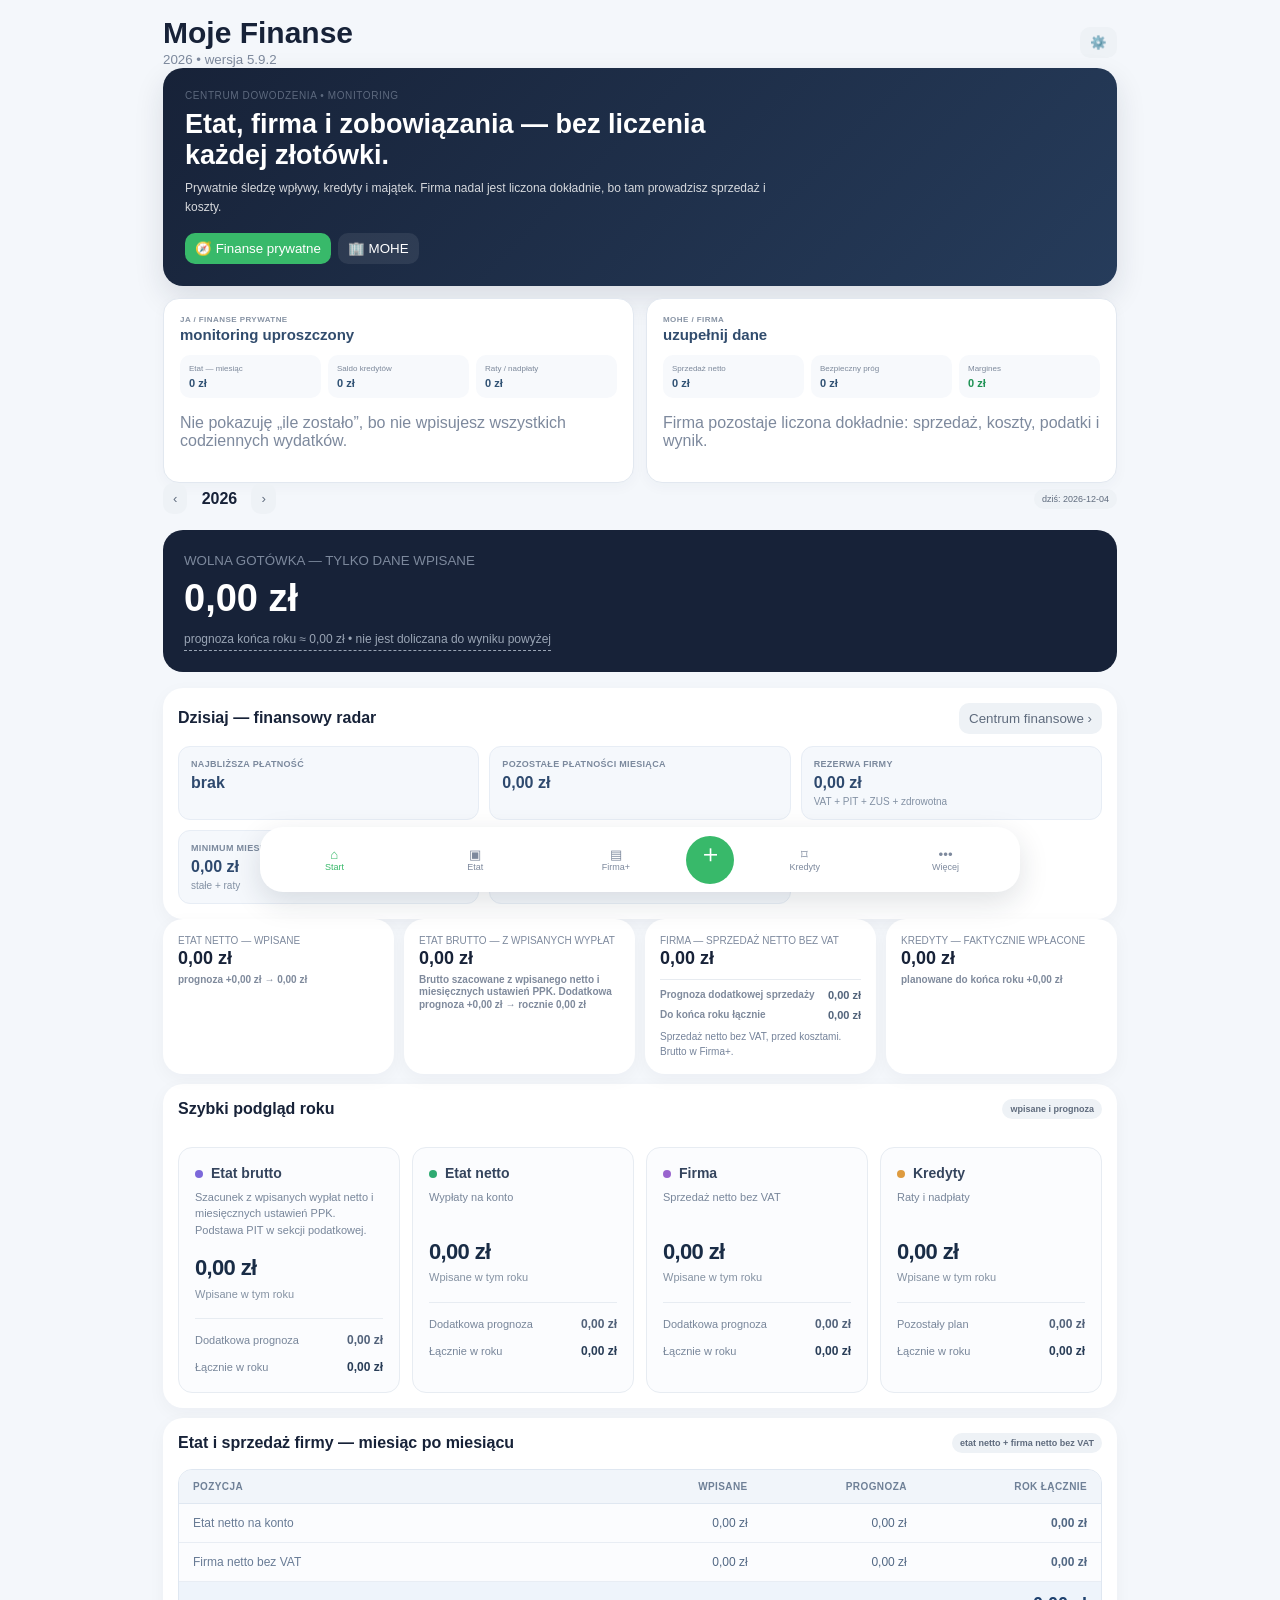
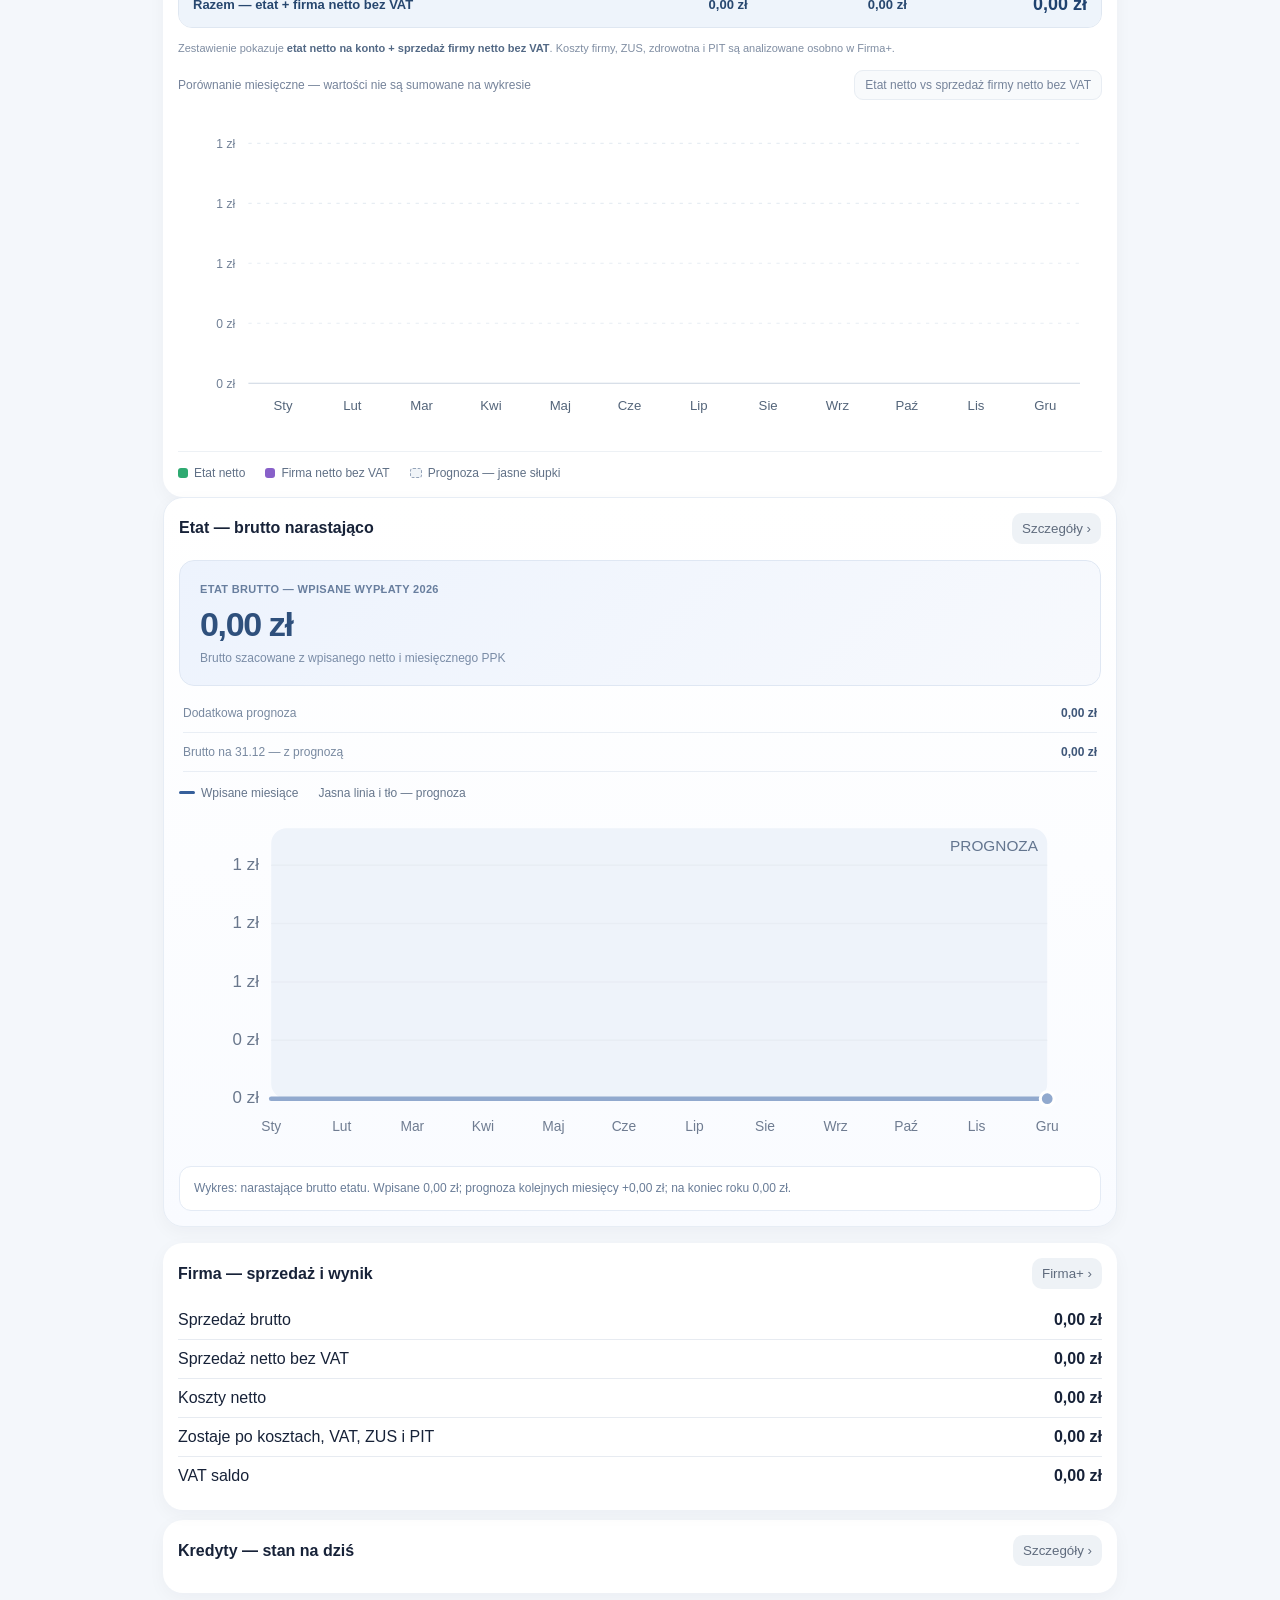
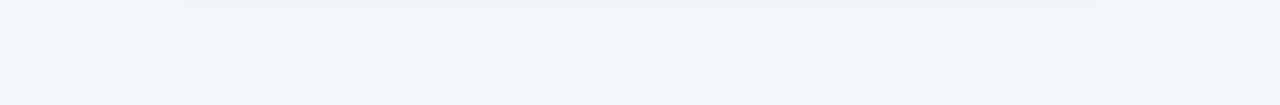
<file: index.html>
<!doctype html><html lang="pl"><head><meta charset="utf-8"><meta http-equiv="Cache-Control" content="no-cache, no-store, must-revalidate"><meta http-equiv="Pragma" content="no-cache"><meta http-equiv="Expires" content="0"><meta name="viewport" content="width=device-width,initial-scale=1,viewport-fit=cover"><meta name="theme-color" content="#172238"><meta name="apple-mobile-web-app-capable" content="yes"><link rel="manifest" href="manifest.json?v=5920"><title>Moje Finanse 5.9.2</title><link rel="stylesheet" href="v14.css?v=5920"><link rel="stylesheet" href="v15.css?v=5920"><link rel="stylesheet" href="v16.css?v=5920"><link rel="stylesheet" href="v17.css?v=5920"><link rel="stylesheet" href="v18.css?v=5920"><link rel="stylesheet" href="v19.css?v=5920"><link rel="stylesheet" href="v20.css?v=5920"><link rel="stylesheet" href="v21.css?v=5920"><link rel="stylesheet" href="v23.css?v=5920"><link rel="stylesheet" href="v24.css?v=5920"><link rel="stylesheet" href="v26.css?v=5920"><link rel="stylesheet" href="v27.css?v=5920"><link rel="stylesheet" href="v25.css?v=5920"><link rel="stylesheet" href="v57mission.css?v=5920"></head><body><main class="app"><header class="top"><div><h1>Moje Finanse</h1><small><span id="headerYear"></span> • wersja 5.9.2</small></div><button class="btn" onclick="show('settings')">⚙️</button></header>
<section id="home" class="view active"><div class="sectionHead"><div class="yearNav"><button class="btn" onclick="changeYear(-1)">‹</button><b id="yearNavHome"></b><button class="btn" onclick="changeYear(1)">›</button></div><span class="dateBadge" id="todayBadge"></span></div><div class="hero"><small>PROGNOZA NADWYŻKI DO KOŃCA WYBRANEGO ROKU</small><h2 id="freeYear">0 zł</h2><span class="green" id="avgNet">średnia etat 0 zł</span></div><div class="grid"><div class="tile"><small>ETAT NETTO — PROGNOZA</small><b id="netTile">0 zł</b></div><div class="tile"><small>ETAT BRUTTO — Z WPISANYCH WYPŁAT</small><b id="grossTile">0 zł</b></div><div class="tile"><small>FIRMA — SPRZEDAŻ NETTO BEZ VAT</small><b id="companyTile">0 zł</b></div><div class="tile"><small>RATY + NADPŁATY</small><b id="loanTile">0 zł</b></div></div><div class="card"><div class="title">Szybki podgląd roku <span class="pill">wpisane i prognoza</span></div><div id="homeBars" class="kpiBars"></div></div><div class="card"><div class="title">Etat i sprzedaż firmy — miesiąc po miesiącu <span class="pill">etat netto + firma netto bez VAT</span></div><div id="earningsChart" class="earnChart"></div><div class="legend"><span><i class="dot greenDot"></i> etat netto</span><span><i class="dot purpleDot"></i> sprzedaż firmy netto bez VAT</span></div><div class="row" hidden><span>Etat netto + firma netto bez VAT</span><b id="allIncomeTotal">0 zł</b></div></div><div class="two homeOverview44"><div class="card chart taxHomeCard44"><div class="title">Etat — brutto narastająco <button class="btn" onclick="show('salary')">Szczegóły ›</button></div><svg id="homeTaxSvg" viewBox="0 0 600 220" preserveAspectRatio="none"></svg><p id="pitStatus" class="muted"></p></div><div class="card"><div class="title">Firma <button class="btn" onclick="show('businessplus')">Firma+ ›</button></div><div class="row"><span>Sprzedaż brutto</span><b id="companyRevenueHome">0 zł</b></div><div class="row"><span>Sprzedaż netto bez VAT</span><b id="companyNetHome">0 zł</b></div><div class="row"><span>Koszty netto</span><b id="companyCostsHome">0 zł</b></div><div class="row"><span>Zostaje po kosztach, VAT, ZUS i PIT</span><b id="companyProfitHome">0 zł</b></div><div class="row"><span>VAT saldo</span><b id="companyVatHome">0 zł</b></div></div></div><div class="card"><div class="title">Kredyty — stan na dziś <button class="btn" onclick="show('loans')">Szczegóły ›</button></div><div id="loanHome"></div></div></section>
<section id="salary" class="view"><div class="sectionHead"><div class="yearNav"><button class="btn" onclick="changeYear(-1)">‹</button><b id="yearNavSalary"></b><button class="btn" onclick="changeYear(1)">›</button></div></div><div class="title">Etat — wypłaty miesięczne <button class="btn" onclick="lockAll()">🔒 Zablokuj</button></div><div class="card"><p class="muted">Karta miesiąca oznacza miesiąc faktycznej wypłaty na konto. Dodatkowo wskazujesz miesiąc pracy, którego ta wypłata dotyczy — domyślnie miesiąc wcześniejszy. Cashflow i PIT liczą datę wypłaty, a analiza zarobków z Etatu korzysta z miesiąca pracy.</p><div id="months" class="months"></div></div></section>
<section id="company" class="view"><div class="sectionHead"><div class="yearNav"><button class="btn" onclick="changeYear(-1)">‹</button><b id="yearNavCompany"></b><button class="btn" onclick="changeYear(1)">›</button></div></div><div class="title">Firma — podgląd miesięcy <button class="btn primary" onclick="show('businessplus')">Otwórz Firma+ ›</button></div><div class="card"><p class="muted">To podgląd. Sprzedaż i koszty edytujesz w Firma+, gdzie wpisujesz kwotę brutto i stawkę VAT, a netto oraz VAT liczą się automatycznie.</p><div id="companyMonths" class="months"></div></div></section>
<section id="businessplus" class="view"><div class="title">Firma+ <button class="btn primary" onclick="show('accounting')">Dla księgowej ›</button><span class="pill">brutto → netto + VAT</span></div><p class="muted">Główne miejsce do wpisywania firmy. Dodajesz sprzedaż i koszty jako kwotę brutto + stawkę VAT; aplikacja wylicza netto, VAT, dochód do PIT i realny cash-flow.</p><div id="businessPlusBody"></div></section>
<section id="accounting" class="view"><div class="title">Dla księgowej <button class="btn" onclick="show('businessplus')">Firma+ ›</button></div><p class="muted">Dodawaj sprzedaż i faktury w ciągu miesiąca. Na koniec pobierz wspólne zestawienie. Dane i kwoty są wspólne z Firma+.</p><div id="accountingBody50"></div></section>
<section id="control" class="view"><div class="title">Finanse prywatne <span class="pill">monitoring • bez budżetu domowego</span></div><p class="muted">Etat, kredyty, większe zobowiązania, cele i majątek. Nie musisz wpisywać codziennych zakupów i aplikacja nie liczy sztucznego „ile zostało”.</p><div id="controlBody51"></div></section><section id="monthly" class="view"><div class="title">Pulpit miesiąca</div><p class="muted">Miesięczny podgląd wpływu z Etatu, kredytów i zapisanych zobowiązań — bez pełnego budżetu domowego.</p><div id="monthlyBody"></div></section>
<section id="budget" class="view"><div class="title">Stałe zobowiązania <span class="pill">opcjonalne</span></div><p class="muted">Wpisuj tylko większe lub stałe pozycje, które chcesz monitorować. Codziennych zakupów nie musisz prowadzić.</p><div id="budgetBody"></div></section>
<section id="wealth" class="view"><div class="title">Majątek i wartość netto</div><p class="muted">Aktywa + PPK − aktualne saldo kredytów.</p><div id="wealthBody"></div></section>
<section id="goals" class="view"><div class="title">Cele finansowe</div><p class="muted">Śledź postęp i szacowany czas dojścia do celu.</p><div id="goalsBody"></div></section>
<section id="calendar" class="view"><div class="title">Kalendarz finansowy</div><p class="muted">Raty, wydatki stałe, wydatki jednorazowe i własne terminy w jednym miesięcznym widoku.</p><div id="calendarBody"></div></section>
<section id="emergency" class="view" hidden><div id="emergencyBody"></div></section>
<section id="scenario" class="view"><div class="title">Scenariusze „Co jeśli?”</div><p class="muted">Starszy widok scenariuszy. Pełne porównanie decyzji znajduje się teraz w Laboratorium.</p><div class="card"><button class="btn primary" onclick="show('lab')">Otwórz Laboratorium decyzji ›</button></div><div id="scenarioBody"></div></section><section id="lab" class="view"><div class="title">Laboratorium decyzji <span class="pill">porównanie scenariuszy • dług • inwestycje</span></div><p class="muted">Porównuj warianty bez zmieniania prawdziwych danych: etat, firma, kredyty i inwestycje. Prywatne wydatki są opcjonalne.</p><div id="labBody55"></div></section><section id="investments" class="view"><div class="title">Inwestycje i dywidendy <span class="pill">portfel • cel • 5/10/20 lat</span></div><p class="muted">Centrum portfela inwestycyjnego i symulacji dochodu dywidendowego.</p><div id="investmentsBody55"></div></section><section id="review" class="view"><div class="title">Review finansowy <span class="pill">kwartał • rok • porównanie</span></div><p class="muted">Przegląd Etatu, wyniku MOHE, kredytów i postępu w ujęciu kwartalnym i rocznym.</p><div id="reviewBody55"></div></section><section id="autopilot" class="view"><div class="title">Autopilot finansowy <span class="pill">alokacja • stress test • dług • timeline • podatki</span></div><p class="muted">Warstwa decyzji oparta na kredytach, celach i inwestycjach — bez automatycznego dzielenia prywatnej pensji.</p><div id="autopilotBody56"></div></section><section id="capacity" class="view"><div class="title">MOHE Capacity Planner <span class="pill">drukarki • godziny • zysk</span></div><p class="muted">Plan wykorzystania wolnych godzin druku według zysku na godzinę i limitu popytu.</p><div id="capacityBody56"></div></section><section id="watch" class="view"><div class="title">Watchlista decyzji <span class="pill">warunki • progi • akcje</span></div><p class="muted">Zapisuj warunki, przy których chcesz podjąć konkretną decyzję finansową.</p><div id="watchBody56"></div></section>
<section id="debt" class="view"><div class="title">Analiza zadłużenia</div><p class="muted">Kredyty oraz zobowiązania bez odsetek i bez terminu. Udział rat w dochodzie, średnie oprocentowanie oraz kolejność spłaty metodą snowball i avalanche.</p><div id="debtBody"></div></section>
<section id="actions" class="view"><div class="title">Plan działania <span class="pill">priorytety • wykonanie • raport</span></div><p class="muted">Lista najważniejszych kroków oparta wyłącznie na danych, które faktycznie prowadzisz: kredyty, terminy, cele i firma.</p><div id="actionBody"></div></section>
<section id="tax" class="view"><div class="card chart"><div class="title">Podstawa do progu PIT — etat + firma</div><svg id="taxSvg" viewBox="0 0 600 220" preserveAspectRatio="none"></svg><div class="legend"><span>— rzeczywiste</span><span>--- prognoza</span><span class="red">--- próg</span></div><p id="cross" class="muted"></p></div><div class="card"><div class="title">Brutto vs netto — etat</div><div id="grossNetBars" class="kpiBars twoBars"></div></div></section>
<section id="loans" class="view"><div class="title">Kredyty <button class="btn primary" onclick="loanModal()">＋ Dodaj</button></div><p class="muted">Lekki widok ładuje tylko podsumowania. Szczegóły kredytu, wykres i harmonogram są liczone dopiero po rozwinięciu konkretnej pozycji.</p><div id="loanList"></div></section>
<section id="settings" class="view"><div class="card"><div class="title">Moduły finansowe</div><div class="moduleLinks"><button class="btn primary" onclick="show('control')">🧭 Centrum dowodzenia</button><button class="btn" onclick="show('monthly')">📅 Pulpit miesiąca</button><button class="btn" onclick="show('actions')">✅ Plan działania</button><button class="btn" onclick="show('calendar')">🗓️ Kalendarz</button><button class="btn" onclick="show('budget')">🧾 Stałe zobowiązania</button><button class="btn" onclick="show('lab')">🧪 Laboratorium</button><button class="btn" onclick="show('investments')">📊 Inwestycje</button><button class="btn" onclick="show('review')">📋 Review</button><button class="btn primary" onclick="show('autopilot')">🤖 Autopilot</button><button class="btn" onclick="show('capacity')">🏭 MOHE Capacity</button><button class="btn" onclick="show('watch')">👁 Watchlista</button><button class="btn" onclick="show('debt')">📉 Zadłużenie</button><button class="btn" onclick="show('wealth')">💼 Majątek</button><button class="btn" onclick="show('goals')">🎯 Cele</button><button class="btn" onclick="show('businessplus')">🏢 Firma+</button><button class="btn" onclick="show('accounting')">🧾 Dla księgowej</button><button class="btn" onclick="show('tax')">📈 Podatki</button></div></div><div class="card"><div class="title">Etat / podatki</div><div class="form"><label>Próg PIT<input id="threshold" type="number"></label><label>Kwota zmniejszająca<input id="reduction" type="number"></label><label>KUP / miesiąc<input id="kup" type="number"></label><label style="display:none">PPK pracownik %<input id="ppkEmp" type="number" step=".1"></label><label style="display:none">PPK pracodawca %<input id="ppkEr" type="number" step=".1"></label></div><button class="btn primary" onclick="saveSettings()">Zapisz</button></div><div class="card"><div class="title">Dane</div><button class="btn" onclick="exportData()">⬇ Eksport</button> <button class="btn" onclick="document.getElementById('importFile').click()">⬆ Import</button><input id="importFile" type="file" accept="application/json" hidden onchange="importData(event)"></div></section></main>
<nav class="nav"><button data-v="home" class="active" onclick="show('home')">⌂<span>Start</span></button><button data-v="salary" onclick="show('salary')">▣<span>Etat</span></button><button data-v="businessplus" onclick="show('businessplus')">▤<span>Firma+</span></button><button class="plus" onclick="show('control')" aria-label="Centrum dowodzenia">＋</button><button data-v="loans" onclick="show('loans')">⌑<span>Kredyty</span></button><button data-v="settings" onclick="show('settings')">•••<span>Więcej</span></button></nav><div id="modal" class="modal"><div id="sheet" class="sheet"></div></div><script src="v14a.js?v=5920"></script><script src="v14b1.js?v=5920"></script><script src="v14b2.js?v=5920"></script><script src="v15loan.js?v=5920"></script><script src="v16chart.js?v=5920"></script><script src="v17loan.js?v=5920"></script><script src="v18chart.js?v=5920"></script><script src="v19loan.js?v=5920"></script><script src="v62loanengine.js?v=5920"></script><script src="v61loanslazy.js?v=5920"></script><script src="v23salary.js?v=5920"></script><script src="v24raise.js?v=5920"></script><script src="v26forecast.js?v=5920"></script><script src="v27ppk.js?v=5920"></script><script src="v41tax.js?v=5920"></script><script src="v37payroll.js?v=5920"></script><script src="v60salaryperiod.js?v=5920"></script><script src="v41suite.js?v=5920"></script><script src="v33uxfix.js?v=5920"></script><script src="v42insights.js?v=5920"></script><script src="v44business.js?v=5920"></script><script src="v44tax.js?v=5920"></script><script src="v47ux.js?v=5920"></script><script src="v50accounting.js?v=5920"></script><script src="v51control.js?v=5920"></script><script src="v52planner.js?v=5920"></script><script src="v53command.js?v=5920"></script><script src="v54ops.js?v=5920"></script><script src="v55lab.js?v=5920"></script><script src="v56autopilot.js?v=5920"></script><script src="v57mission.js?v=5920"></script><script src="v63privatemonitor.js?v=5920"></script><script src="v59kernel.js?v=5920"></script><script src="v43boot.js?v=5920"></script></body></html>
</file>
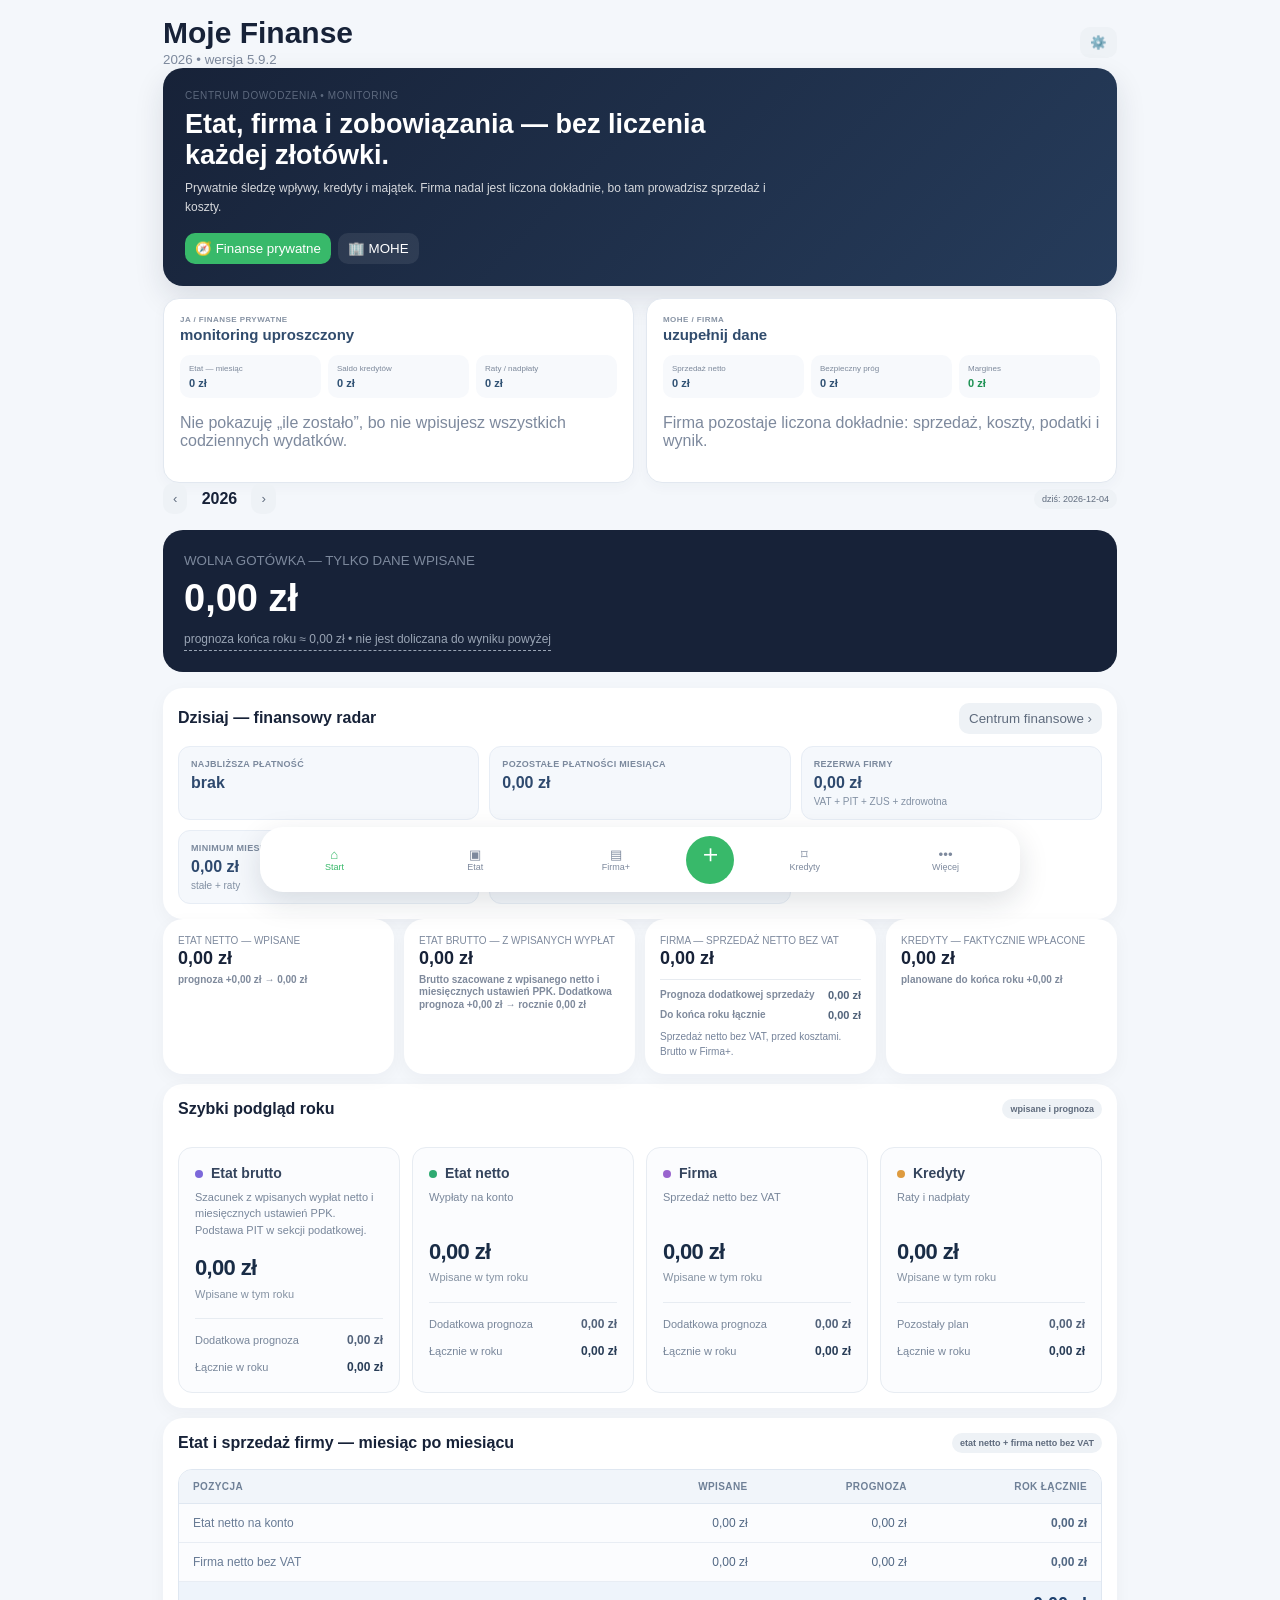
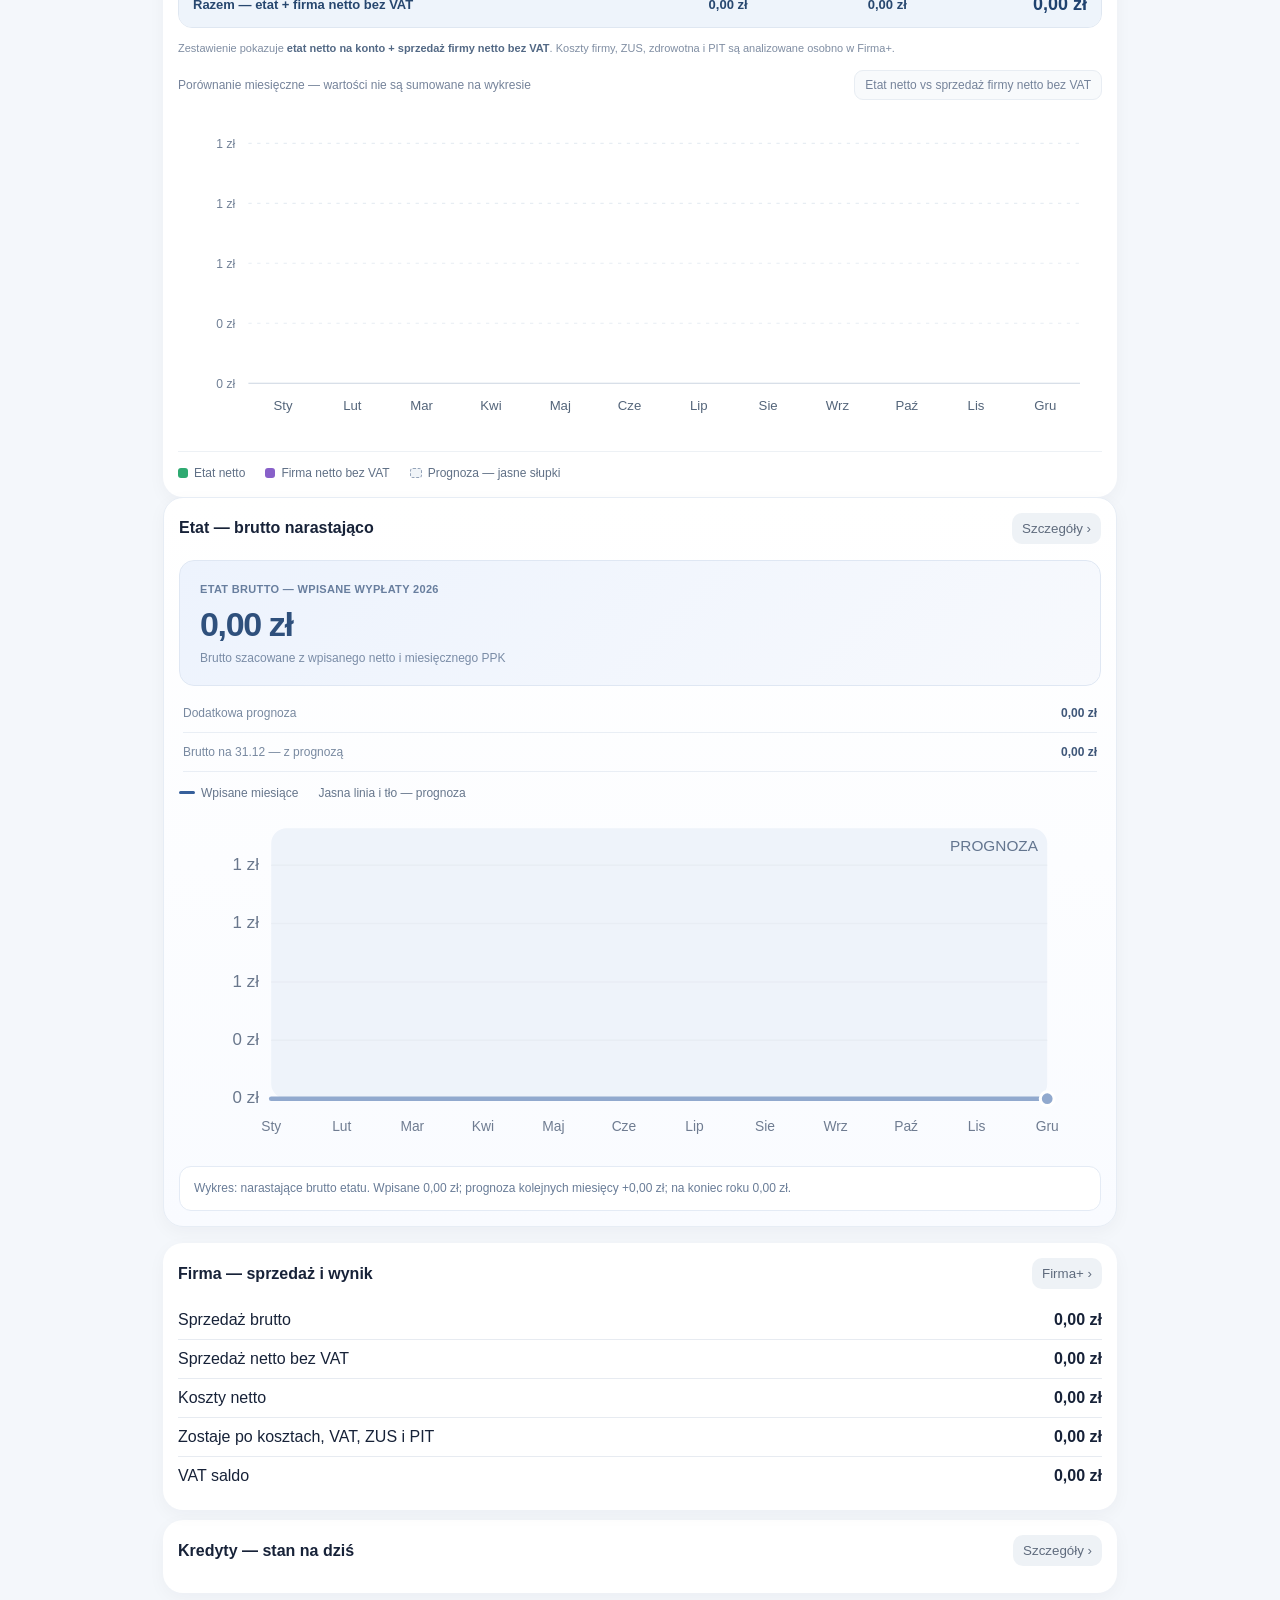
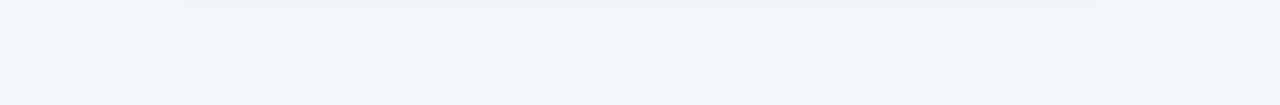
<file: app-252.html>
<!doctype html><html lang="pl"><head><meta charset="utf-8"><meta http-equiv="Cache-Control" content="no-store"><meta name="viewport" content="width=device-width,initial-scale=1"><title>Moje Finanse 5.0.0</title></head><body><script>location.replace('./index.html?v=5000-'+Date.now())</script></body></html>
</file>
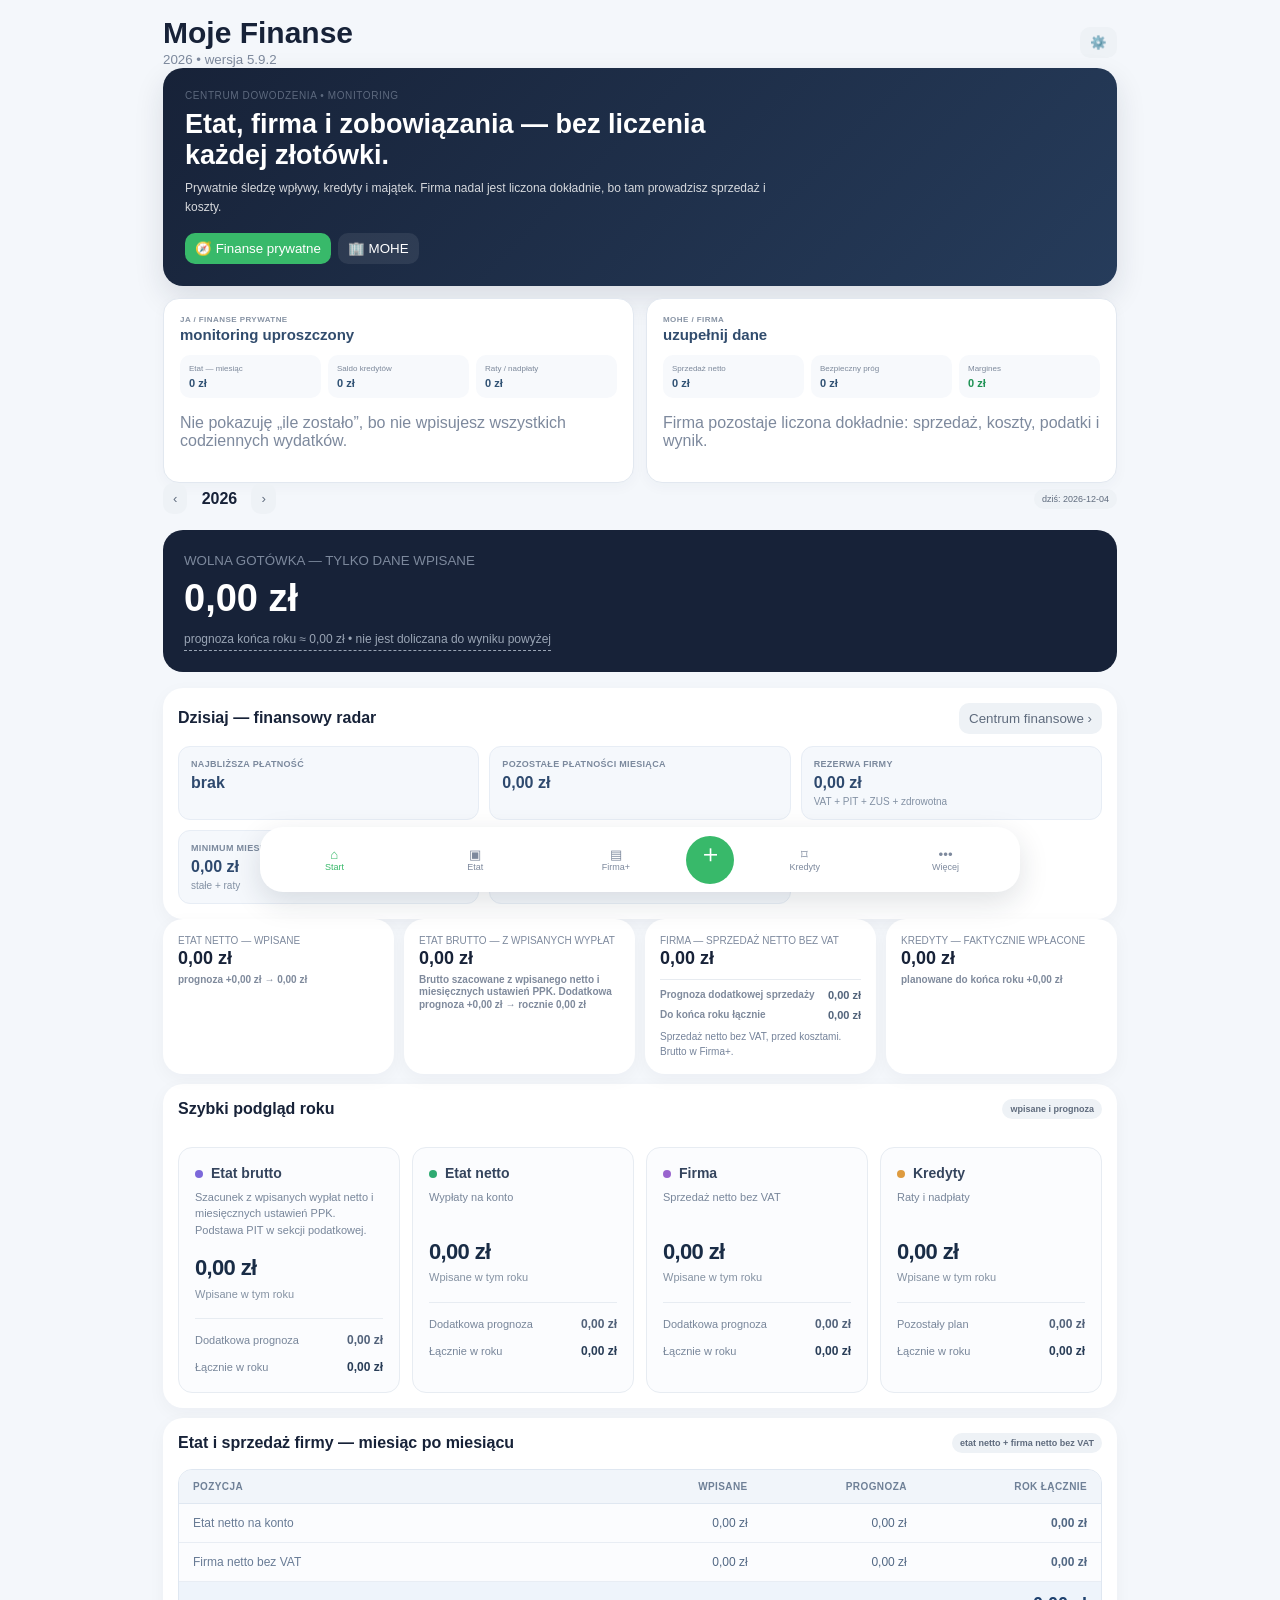
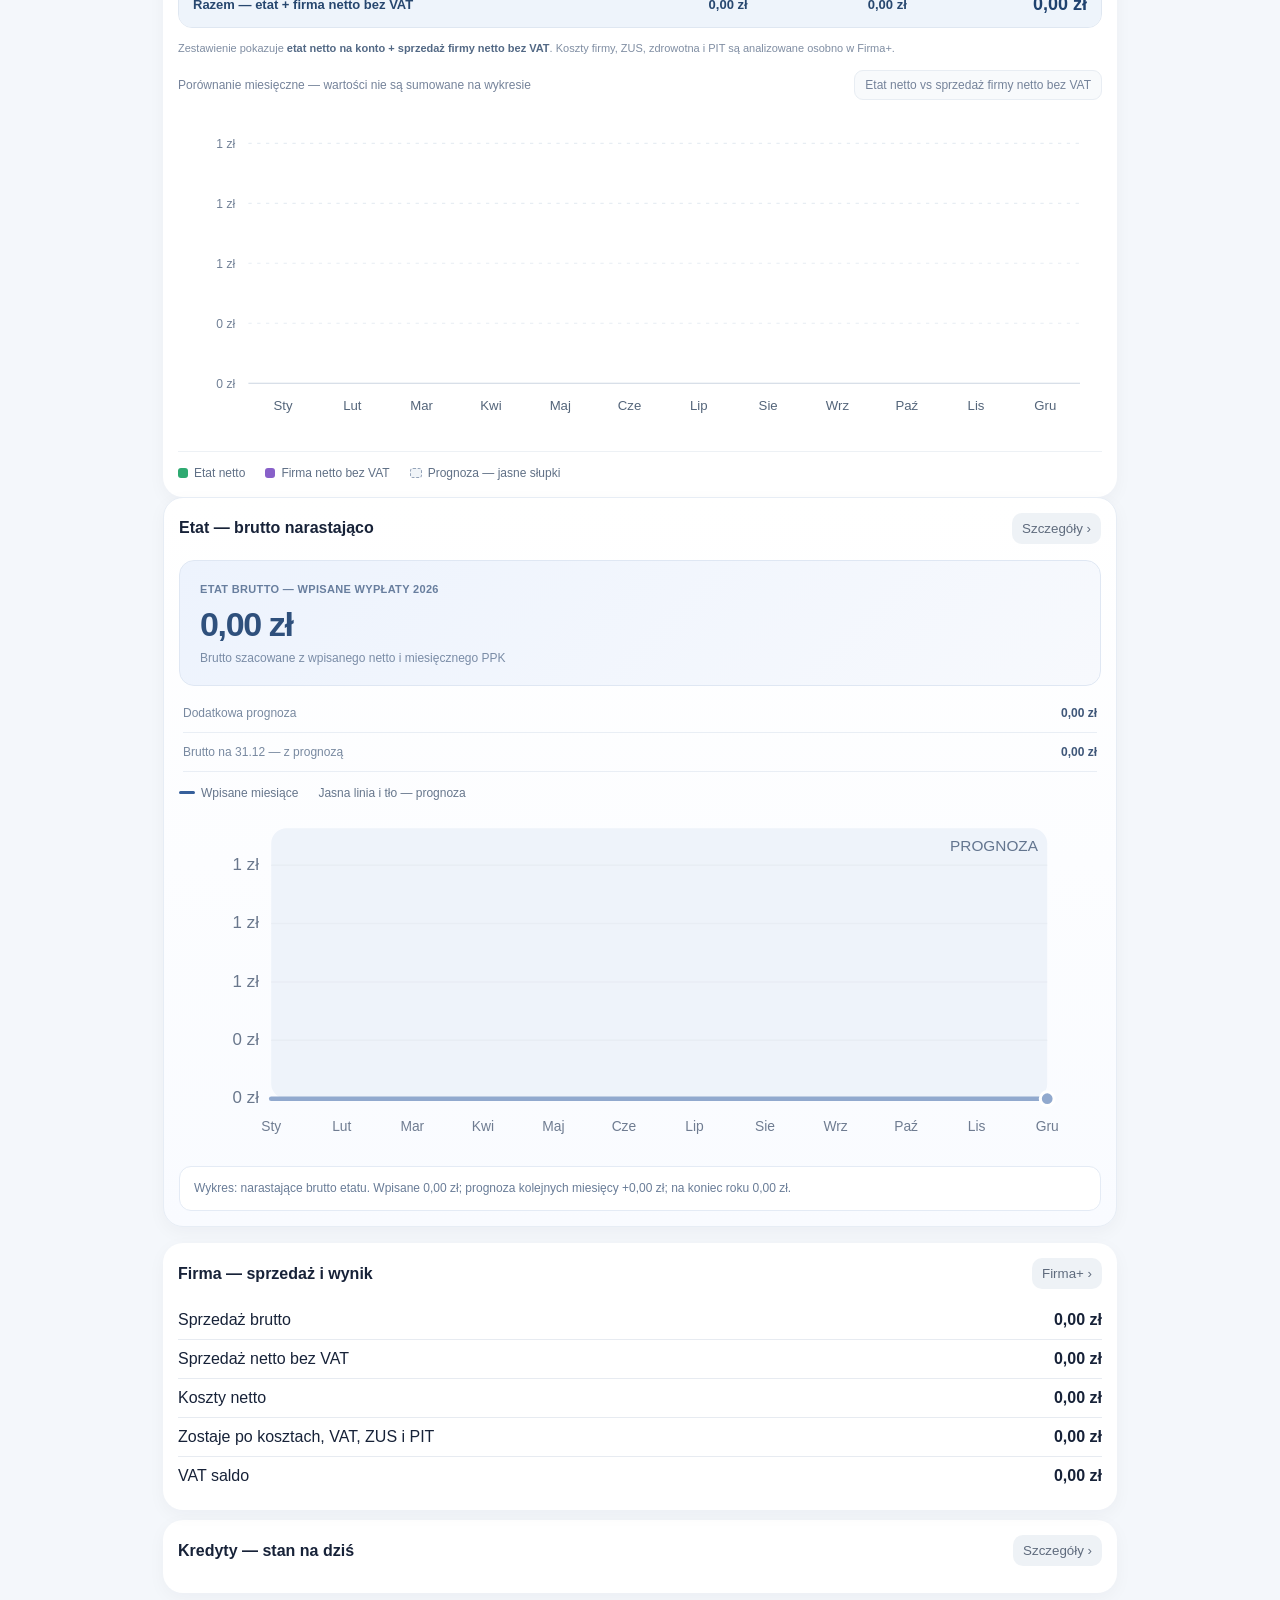
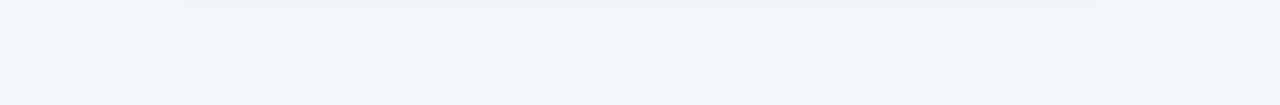
<file: fresh-260.html>
<!doctype html><html lang="pl"><head><meta charset="utf-8"><meta name="viewport" content="width=device-width,initial-scale=1"><meta http-equiv="Cache-Control" content="no-store, no-cache, must-revalidate"><meta http-equiv="Pragma" content="no-cache"><meta http-equiv="Expires" content="0"><title>Moje Finanse 5.9.2</title></head><body><script>location.replace('./index.html?v=5920-'+Date.now())</script></body></html>
</file>
<file: v14.css>
:root{--bg:#f4f7fb;--card:#fff;--ink:#172238;--muted:#7d899d;--green:#38b96a;--blue:#3976dc;--orange:#f4a126;--purple:#9550d7;--red:#df5963;--line:#e7ebf1;--soft:#f5f8fb}*{box-sizing:border-box}body{margin:0;background:var(--bg);color:var(--ink);font-family:-apple-system,BlinkMacSystemFont,"Segoe UI",sans-serif}.app{max-width:980px;margin:auto;padding:16px 13px 112px}.top,.sectionHead,.title,.mh,.row{display:flex;justify-content:space-between;align-items:center;gap:10px}.top h1{margin:0;font-size:30px}.muted,small{color:var(--muted)}.view{display:none}.view.active{display:block}.hero,.card,.tile{border-radius:20px}.hero{background:var(--ink);color:#fff;padding:21px;margin:16px 0}.hero h2{font-size:38px;margin:8px 0}.card{background:#fff;padding:15px;box-shadow:0 5px 18px #1722380a;margin-top:10px}.grid{display:grid;grid-template-columns:repeat(2,1fr);gap:10px}.tile{background:#fff;padding:15px;box-shadow:0 5px 18px #1722380a}.tile small{display:block;font-size:10px}.tile b{font-size:18px}.title{font-weight:750;margin-bottom:12px}.btn{border:0;background:#eef2f6;border-radius:10px;padding:8px 10px;color:#5f6b7d}.primary{background:var(--green)!important;color:#fff!important}.danger{background:#fff0f1!important;color:var(--red)!important}.green{color:var(--green)}.red{color:var(--red)}.row{padding:10px 0;border-bottom:1px solid var(--line)}.row:last-child{border-bottom:0}.kpiBars{height:180px;display:grid;grid-template-columns:repeat(4,1fr);gap:8px;align-items:end}.kpiCol{text-align:center}.kpiBar{border-radius:8px 8px 0 0;min-height:5px}.kpiCol b,.kpiCol small{display:block}.barGross{background:var(--blue)}.barNet{background:var(--green)}.barCompany{background:var(--purple)}.barLoans{background:var(--orange)}.earnChart{height:220px;display:grid;grid-template-columns:repeat(12,1fr);gap:5px;align-items:end}.earnCol{height:100%;display:flex;flex-direction:column;justify-content:flex-end;align-items:center}.earnStack{width:100%;height:170px;display:flex;flex-direction:column;justify-content:flex-end}.earnSalary{background:var(--green)}.earnCompany{background:var(--purple);border-radius:5px 5px 0 0}.earnLabel{font-size:8px;color:var(--muted)}.legend{display:flex;gap:12px;flex-wrap:wrap;font-size:10px;color:var(--muted);margin-top:8px}.dot{width:8px;height:8px;border-radius:50%;display:inline-block}.greenDot{background:var(--green)}.purpleDot{background:var(--purple)}.two{display:grid;grid-template-columns:1fr 1fr;gap:10px}.chart svg,.loan svg{width:100%;height:185px}.months{display:grid;gap:8px}.month{border:1px solid var(--line);border-radius:14px;padding:11px}.fields,.form,.companyMonth{display:grid;grid-template-columns:1fr 1fr;gap:8px;margin-top:8px}label{font-size:10px;color:var(--muted)}input,select{width:100%;margin-top:4px;padding:9px;border:1px solid #dfe5ec;border-radius:9px;background:#fff;color:var(--ink)}.month input[readonly]{background:#f5f7fa}.status,.dateBadge,.pill{font-size:9px;padding:5px 8px;border-radius:99px;background:#eef2f6;color:#5f6b7d}.status.actual{background:#e5f7eb;color:#238849}.lock{border:0;border-radius:9px;padding:7px;background:#f3f5f8}.progress,.summaryBar{height:10px;background:#edf0f4;border-radius:9px;overflow:hidden}.progress i,.summaryBar i{display:block;height:100%;background:var(--orange)}.loan{margin-bottom:14px;padding:16px}.loanTitle{display:flex;justify-content:space-between;align-items:flex-start;gap:12px}.loanTitle h3{margin:2px 0 0;font-size:18px}.loanTitle small{display:block;font-size:9px;letter-spacing:.4px}.loanKpis{display:grid;grid-template-columns:repeat(4,1fr);gap:8px;margin:13px 0}.loanKpi{background:var(--soft);border-radius:12px;padding:10px}.loanKpi small,.loanKpi span{display:block}.loanKpi small{font-size:8px;letter-spacing:.3px}.loanKpi b{display:block;font-size:16px;margin:3px 0}.loanKpi span{font-size:9px;color:var(--muted)}.loanProgress{margin:8px 0 14px}.loanProgress>div:first-child{display:flex;justify-content:space-between;align-items:center;font-size:10px;color:var(--muted);margin-bottom:5px}.loanProgress b{color:var(--ink)}.loanChartHead{display:flex;justify-content:space-between;align-items:flex-end;gap:12px;margin-top:8px}.loanChartHead b,.loanChartHead small{display:block}.loanChartHead small{font-size:9px;margin-top:2px}.loanUnifiedChart,.overviewChart{background:linear-gradient(180deg,#fbfcfe 0%,#fff 100%);border:1px solid var(--line);border-radius:14px;padding:8px;margin-top:8px}.loanScroll{overflow-x:auto;overflow-y:hidden;-webkit-overflow-scrolling:touch;scrollbar-width:thin;scrollbar-color:#cfd7e2 transparent}.loanScroll::-webkit-scrollbar{height:7px}.loanScroll::-webkit-scrollbar-thumb{background:#cfd7e2;border-radius:10px}.loanScroll svg{height:245px;display:block;max-width:none}.lineSolid,.lineDash{width:20px;height:0;display:inline-block;vertical-align:middle;margin-right:4px}.lineSolid{border-top:3px solid var(--blue)}.lineDash{border-top:3px dashed var(--red)}.barLegend{width:9px;height:9px;background:var(--orange);opacity:.35;display:inline-block;border-radius:2px;margin-right:4px}.loanResultGrid{display:grid;grid-template-columns:repeat(3,1fr);gap:8px;margin-top:10px}.loanResultGrid>div{background:var(--soft);border-radius:11px;padding:10px}.loanResultGrid small{display:block;font-size:8px}.loanResultGrid b{display:block;margin-top:3px}.loanEdit{margin-top:12px;border-top:1px solid var(--line);padding-top:12px}.loanEditTitle{font-size:12px;font-weight:750;margin-bottom:6px}.loanOverviewCard{margin-bottom:14px;border:1px solid #e3e8ef;box-shadow:0 9px 26px #1722380d}.loanOverviewKpis{display:grid;grid-template-columns:repeat(4,1fr);gap:8px;margin:12px 0}.loanOverviewKpis>div{background:var(--soft);padding:10px;border-radius:12px}.loanOverviewKpis small,.loanOverviewKpis span{display:block}.loanOverviewKpis small{font-size:8px;letter-spacing:.3px}.loanOverviewKpis b{display:block;font-size:15px;margin:3px 0}.loanOverviewKpis span{font-size:9px;color:var(--muted)}.split{display:grid;grid-template-columns:1fr 1fr;gap:8px}.mini{background:var(--soft);padding:9px;border-radius:10px}.notice{padding:10px;border-radius:12px;background:var(--soft);font-size:11px;color:var(--muted);margin-top:10px}.actions{display:flex;gap:8px;justify-content:flex-end;margin-top:10px}.yearNav{display:flex;gap:6px;align-items:center}.yearNav b{min-width:52px;text-align:center}.nav{position:fixed;left:50%;bottom:8px;transform:translateX(-50%);width:min(700px,calc(100% - 22px));height:65px;border-radius:23px;background:#fff;box-shadow:0 10px 30px #17223822;display:flex;justify-content:space-around;align-items:center;z-index:20}.nav button{border:0;background:none;color:#7d899d;display:flex;flex-direction:column;align-items:center}.nav span{font-size:9px}.nav .active{color:var(--green)}.plus{width:48px;height:48px;border-radius:50%;background:var(--green)!important;color:#fff!important;font-size:25px}.modal{position:fixed;inset:0;background:#10182866;display:none;align-items:flex-end;z-index:30}.modal.show{display:flex}.sheet{background:#fff;width:min(650px,100%);max-height:92vh;overflow:auto;padding:18px;border-radius:22px 22px 0 0}.twoBars{grid-template-columns:1fr 1fr;max-width:420px;margin:auto}.paymentSection{margin-top:14px;border-top:1px solid var(--line);padding-top:12px}.paymentBars{height:110px;display:flex;align-items:flex-end;gap:6px;overflow-x:auto;padding:8px 2px 0}.payCol{min-width:34px;text-align:center}.payStack{height:78px;display:flex;flex-direction:column-reverse;justify-content:flex-start}.payStack i{display:block;width:100%;border-radius:4px 4px 0 0}.payRegular{background:var(--blue)}.payExtra{background:#8ed7a5}.payCol small{font-size:8px}.ledger{margin-top:10px}.ledgerRow{display:flex;justify-content:space-between;align-items:center;gap:8px;padding:9px 0;border-top:1px solid var(--line)}.ledgerRow small{display:block;margin-top:3px}.payStatus{display:inline-block;margin-left:7px;padding:3px 6px;border-radius:99px;font-size:8px}.payStatus.paid{background:#e5f7eb;color:#238849}.payStatus.over{background:#eef2ff;color:#4d61b8}@media(min-width:720px){.grid{grid-template-columns:repeat(4,1fr)}.months{grid-template-columns:1fr 1fr}.companyMonth{grid-template-columns:repeat(3,1fr)}}@media(max-width:650px){.fields,.form,.companyMonth,.two{grid-template-columns:1fr}.hero h2{font-size:34px}.kpiCol b{font-size:10px}.loanKpis,.loanOverviewKpis{grid-template-columns:1fr 1fr}.loanResultGrid{grid-template-columns:1fr}.loanChartHead{align-items:flex-start;flex-direction:column}.loanScroll svg{height:225px}.loanTitle h3{font-size:17px}.ledgerRow{align-items:flex-start}}
/* 5.9.1 — compact PIT overview */
#tax>.chart{max-width:920px;margin:0 auto 14px;padding:18px 20px 16px}
#tax>.chart>.title{font-size:17px;margin-bottom:6px}
#tax #taxSvg{display:block;width:100%;height:245px}
#tax>.chart .legend{gap:16px;margin:4px 0 0;font-size:10px;align-items:center}
#tax #cross{margin:12px 0 0;padding:11px 13px;border:1px solid var(--line);border-radius:12px;background:#f7f9fc;line-height:1.45;color:#5f6b7d}
@media(max-width:760px){
 #tax>.chart{max-width:none;padding:14px 12px}
 #tax #taxSvg{height:215px}
 #tax>.chart .legend{gap:9px}
 #tax #cross{font-size:10px}
}
</file>
<file: v15.css>
/* Kredyty 1.6 */
select{width:100%;margin-top:4px;padding:9px;border:1px solid #dfe5ec;border-radius:9px;background:#fff;color:var(--ink)}
.installmentHead{display:flex;justify-content:space-between;align-items:flex-start;gap:12px;margin:20px 0 10px}.installmentHead b,.installmentHead small{display:block}.installmentHead small{font-size:9px;margin-top:3px}.installmentCards{display:grid;grid-template-columns:repeat(2,minmax(0,1fr));gap:10px;max-height:780px;overflow:auto;padding:2px}.installmentCard{border:1px solid var(--line);border-radius:14px;padding:12px;background:#fbfcfe}.installmentCard.actualRow{background:#f4fbf6;border-color:#d8efe0}.installmentCardTop{display:flex;justify-content:space-between;align-items:flex-start;gap:8px}.installmentCardTop b,.installmentCardTop small{display:block}.installmentCardTop small{font-size:8px;margin-top:3px}.checkStrip{display:flex;gap:8px;flex-wrap:wrap;margin:10px 0}.checkStrip label{display:flex;align-items:center;gap:6px;background:#f0f3f7;border-radius:999px;padding:7px 9px;color:var(--ink);font-size:10px}.checkStrip input{width:auto;margin:0;accent-color:var(--green)}.installmentInputs{display:grid;grid-template-columns:1.2fr .8fr .8fr;gap:8px}.installmentInputs input{margin-top:4px;padding:8px;font-size:11px}.installmentStats{display:grid;grid-template-columns:repeat(3,1fr);gap:7px;margin-top:9px}.installmentStats>div{background:#eef2f6;border-radius:10px;padding:8px}.installmentStats small,.installmentStats span{display:block;color:var(--muted);font-size:8px}.installmentStats b{display:block;font-size:13px;margin:2px 0}.payStatus.partial{background:#fff4da;color:#9a6a00}.payStatus.wait{background:#eef2f6;color:#6c7788}.loanParamForm{grid-template-columns:repeat(2,1fr)}.paymentSection{margin-top:16px}.loanKpi .green{color:var(--green)}.loanUnifiedChart svg,.overviewChart svg{min-height:245px}.loanUnifiedChart{padding:10px}.barLegend{background:#f4a126!important;opacity:.45!important}.loanOverviewCard .barLegend{background:#f4a126!important}.loanResultGrid{margin-top:12px}.loanChartHead small{line-height:1.35}.loanScroll{background:#fff}.loanScroll svg rect{transition:opacity .15s}.loanScroll svg rect:hover{opacity:.45!important}
@media(max-width:760px){.installmentCards{grid-template-columns:1fr;max-height:700px}.installmentInputs{grid-template-columns:1fr 1fr}.installmentInputs label:first-child{grid-column:1/-1}.loanParamForm{grid-template-columns:1fr}}
@media(max-width:460px){.installmentInputs{grid-template-columns:1fr}.installmentInputs label:first-child{grid-column:auto}.installmentStats{grid-template-columns:1fr 1fr 1fr}.installmentStats b{font-size:12px}.checkStrip{gap:6px}.checkStrip label{font-size:9px;padding:6px 8px}}
</file>
<file: v16.css>
/* Moje Finanse 1.6 — adaptacyjne wykresy kredytów */
.loanUnifiedChart,.overviewChart{padding:10px 8px 4px}.loanUnifiedChart svg,.overviewChart svg{height:266px}.monthlyPayLegend,.monthlyExtraLegend{width:10px;height:10px;display:inline-block;border-radius:2px;margin-right:4px;vertical-align:-1px}.monthlyPayLegend{background:#3976dc;opacity:.55}.monthlyExtraLegend{background:#f4a126;opacity:.85}.loanScroll{scroll-snap-type:x proximity}.loanScroll svg text{user-select:none}.loanChartHead .pill{white-space:nowrap}@media(max-width:650px){.loanUnifiedChart svg,.overviewChart svg{height:252px}.loanScroll{margin-left:-4px;margin-right:-4px}}
</file>
<file: v17.css>
/* Kredyty 1.7 — legenda i adaptacyjny wykres */
.loanAdaptive svg{min-height:252px}.loanLegend17{align-items:center}.loanLegend17 span{display:inline-flex;align-items:center;gap:4px}.legendBar{display:inline-block;width:16px;height:10px;border-radius:3px}.legendBar.planned{background:#cfe1fb}.legendBar.paid{background:#38b96a}.legendBar.extra{background:#f4a126}.loanAdaptive text{user-select:none}.loanAdaptive rect{transition:opacity .15s,filter .15s}.loanAdaptive rect:hover{filter:brightness(.96)}
@media(max-width:650px){.loanAdaptive svg{min-height:246px}.loanLegend17{gap:8px}.loanLegend17 span{font-size:9px}}
</file>
<file: v18.css>
/* Moje Finanse 1.8 */
.baselineLegend,.liveLegend,.unpaidLegend,.paidLegend{display:inline-block;vertical-align:middle;margin-right:5px}.baselineLegend{width:20px;height:0;border-top:3px dashed #9aa5b5}.liveLegend{width:20px;height:0;border-top:4px solid #3976dc}.unpaidLegend,.paidLegend{width:10px;height:10px;border-radius:2px}.unpaidLegend{background:#cfe2fb}.paidLegend{background:#38b96a}.debtComposition{background:#f7f9fc;border:1px solid var(--line);border-radius:14px;padding:12px;margin:12px 0 14px}.debtCompHead{display:flex;justify-content:space-between;align-items:center;font-size:11px}.debtCompHead b{font-size:12px}.debtCompBar{display:flex;height:14px;border-radius:999px;overflow:hidden;background:#e9edf2;margin:8px 0}.debtCompBar i{display:block;height:100%}.dcPaid{background:#3976dc}.dcExtra{background:#f4a126}.dcRemain{background:#cfe2fb}.debtCompLegend{display:flex;gap:12px;flex-wrap:wrap;font-size:9px;color:var(--muted)}.debtCompLegend span{display:flex;align-items:center;gap:4px}.dcDot{width:8px;height:8px;border-radius:50%;display:inline-block}.dcDot.paid{background:#3976dc}.dcDot.extra{background:#f4a126}.dcDot.remain{background:#cfe2fb}.debtCompLegend b{color:var(--ink);font-size:9px}@media(max-width:650px){.debtCompLegend{gap:8px}.debtComposition{padding:10px}}
</file>
<file: v19.css>
/* Moje Finanse 3.2 — pasek postępu widoczny także po zwinięciu kredytu */
.loanKpis{grid-template-columns:repeat(5,1fr)}
.loanKpi.interestFuture{background:#fff7e8}
.loanTitleActions{display:flex;gap:7px;align-items:center}.collapseBtn{background:#eef4ff;color:#3976dc}
.loanCollapsedSummary{display:none;grid-template-columns:repeat(4,1fr);gap:8px;margin-top:10px}.loanCollapsedSummary span{background:var(--soft);border-radius:10px;padding:9px;color:var(--muted);font-size:9px}.loanCollapsedSummary b{display:block;color:var(--ink);font-size:13px;margin-top:2px}
.loan.loanCollapsed>.loanKpis,.loan.loanCollapsed>.debtComposition,.loan.loanCollapsed>.loanChartHead,.loan.loanCollapsed>.loanScroll,.loan.loanCollapsed>.legend,.loan.loanCollapsed>.loanResultGrid,.loan.loanCollapsed>.paymentSection,.loan.loanCollapsed>.loanEdit{display:none!important}.loan.loanCollapsed>.loanCollapsedSummary{display:grid}
.loan.loanCollapsed>.loanProgress{display:block!important;margin-top:10px}
.capitalEquation{margin-top:8px;padding-top:8px;border-top:1px solid var(--line);font-size:10px;color:var(--muted);text-align:right}.capitalEquation b{color:var(--ink)}
@media(max-width:760px){.loanKpis{grid-template-columns:1fr 1fr}.loanCollapsedSummary{grid-template-columns:1fr 1fr}.loanTitleActions{flex-direction:column;align-items:flex-end}}
@media(max-width:440px){.loanCollapsedSummary{grid-template-columns:1fr 1fr}.loanKpi.interestFuture{grid-column:1/-1}}
</file>
<file: v20.css>
/* Moje Finanse 2.0 */
.lifeGrid{display:grid;grid-template-columns:repeat(4,1fr);gap:10px;margin:12px 0}.lifeTile{border:1px solid var(--line);background:#fff;border-radius:14px;padding:12px;text-align:left;color:var(--ink);box-shadow:0 3px 12px rgba(18,32,52,.04)}.lifeTile small,.lifeTile span{display:block;color:var(--muted);font-size:9px}.lifeTile b{display:block;font-size:19px;margin:5px 0}.lifeTile .negative{color:#d44855}.monthHero,.wealthHero{background:#172238;color:#fff;border-radius:18px;padding:18px;margin-bottom:12px}.monthHero small,.monthHero span,.wealthHero small,.wealthHero span{color:#c9d2e2}.monthHero h2,.wealthHero h2{font-size:34px;margin:7px 0}.monthPick{display:flex;justify-content:flex-end;gap:6px;align-items:center;margin-bottom:12px}.monthPick input{width:auto;background:#fff;border:0;border-radius:9px;padding:7px}.monthKpis{display:grid;grid-template-columns:repeat(3,1fr);gap:9px;margin-bottom:12px}.monthKpis>div{background:#fff;border:1px solid var(--line);border-radius:13px;padding:11px}.monthKpis small,.monthKpis span{display:block;color:var(--muted);font-size:9px}.monthKpis b{display:block;font-size:16px;margin:4px 0}.flowBars{display:flex;flex-direction:column;gap:9px}.flowBars>div{display:grid;grid-template-columns:90px 1fr 95px;gap:8px;align-items:center}.flowBars i{height:12px;background:#eef2f7;border-radius:999px;overflow:hidden}.flowBars i b{display:block;height:100%;background:#3976dc;border-radius:999px}.flowBars strong{text-align:right;font-size:12px}.alertRow{display:flex;gap:8px;padding:9px 0;border-bottom:1px solid var(--line)}.alertRow:last-child{border-bottom:0}.budgetRow{display:grid;grid-template-columns:1fr auto auto;gap:10px;align-items:center;padding:10px 0;border-bottom:1px solid var(--line)}.budgetRow:last-child{border-bottom:0}.budgetRow small{display:block;color:var(--muted);font-size:9px}.goalCard{padding:12px 0;border-bottom:1px solid var(--line)}.goalTop{display:flex;justify-content:space-between;gap:12px}.goalTop small{display:block;color:var(--muted);font-size:9px}.goalStats{display:flex;justify-content:space-between;gap:8px;flex-wrap:wrap;margin:8px 0;color:var(--muted);font-size:9px}.businessGrid{display:grid;grid-template-columns:repeat(2,minmax(0,1fr));gap:10px}.bizMonth{border:1px solid var(--line);border-radius:14px;padding:12px;background:#fbfcfe}.bizMonth>b{display:block;font-size:15px;margin-bottom:8px}.bizMonth label{font-size:9px}.bizMonth input{margin-top:3px;padding:7px}.bizResult{background:#eef2f6;border-radius:10px;padding:9px;margin:8px 0}.bizResult small{display:block;color:var(--muted);font-size:8px}.bizResult b{font-size:16px}.moduleLinks{display:grid;grid-template-columns:repeat(2,1fr);gap:8px}.moduleLinks .btn{padding:12px;text-align:left}.red{color:#d44855!important}
@media(max-width:760px){.lifeGrid{grid-template-columns:repeat(2,1fr)}.monthKpis{grid-template-columns:repeat(2,1fr)}.businessGrid{grid-template-columns:1fr}.flowBars>div{grid-template-columns:72px 1fr 78px}.budgetRow{grid-template-columns:1fr auto}.budgetRow .danger{grid-column:1/-1;justify-self:end}.monthHero h2,.wealthHero h2{font-size:28px}}
</file>
<file: v21.css>
/* Moje Finanse 2.2 */
.calendarHead{display:flex;gap:8px;align-items:center;justify-content:center;flex-wrap:wrap;margin-bottom:12px}.calendarHead b{min-width:140px;text-align:center}.calWeek,.calendarGrid{display:grid;grid-template-columns:repeat(7,1fr);gap:6px}.calWeek{margin-bottom:6px}.calWeek span{text-align:center;font-size:9px;color:var(--muted);font-weight:700}.calDay{min-height:92px;border:1px solid var(--line);border-radius:12px;padding:7px;background:#fbfcfe}.calDay.empty{border:0;background:transparent}.calDay>b{font-size:11px}.calEvent{display:block;margin-top:5px;padding:5px 6px;border-radius:7px;font-size:8px;line-height:1.2}.calEvent.expense{background:#fff2df;color:#9a6500}.calEvent.loan{background:#eaf2ff;color:#2f67ba}.calEvent.custom{background:#eef8f1;color:#2f8151}.scenarioBars{height:170px;display:flex;align-items:flex-end;gap:10px;overflow-x:auto;padding:12px 4px 4px}.scenarioCol{min-width:42px;text-align:center}.scenarioStack{height:120px;display:flex;gap:4px;align-items:flex-end;justify-content:center}.scenarioStack i{display:block;width:12px;border-radius:5px 5px 2px 2px}.scenarioBase{background:#b7c2d3}.scenarioAlt{background:#38b96a}.scenarioCol small{font-size:8px;color:var(--muted)}.debtStrategies{align-items:flex-start}.debtStrategies>div{border:1px solid var(--line);border-radius:12px;padding:12px}.debtRank{display:flex;justify-content:space-between;gap:10px;padding:8px 0;border-bottom:1px solid var(--line);font-size:11px}.debtRank:last-child{border-bottom:0}.actionHero{background:#172238;color:#fff}.actionHero small,.actionHero span{color:#b8c3d6}.actionHero h2{margin:7px 0}.actionRow{display:grid;grid-template-columns:44px 1fr;gap:10px;align-items:center;padding:10px 0;border-bottom:1px solid var(--line)}.scenarioForm{grid-template-columns:repeat(2,1fr)}
.salarySplit22{display:grid;grid-template-columns:repeat(5,minmax(0,1fr));gap:8px;margin-top:12px}.salarySplit22>div,.monthKpis>div{background:#f5f7fa;border-radius:12px;padding:10px}.salarySplit22 small,.salarySplit22 b{display:block}.salarySplit22 small{font-size:8px;color:var(--muted);margin-bottom:4px}.salarySplit22 b{font-size:15px}.ppkMonths22{display:grid;grid-template-columns:repeat(4,minmax(0,1fr));gap:8px;margin-top:14px}.ppkMonths22>div{border:1px solid var(--line);border-radius:10px;padding:9px}.ppkMonths22 span,.ppkMonths22 b,.ppkMonths22 small{display:block}.ppkMonths22 span{font-size:9px;color:var(--muted)}.ppkMonths22 b{font-size:14px;margin:2px 0}.ppkMonths22 small{font-size:8px;color:var(--muted)}
.budgetCat22{display:grid;grid-template-columns:minmax(150px,1.5fr) minmax(120px,2fr) 54px 88px 88px;gap:8px;align-items:center;padding:10px 0;border-bottom:1px solid var(--line)}.budgetCat22 small{display:block;color:var(--muted);font-size:8px;margin-top:2px}.budgetCat22 input{margin:0;padding:7px;font-size:10px}.budgetTrack22{height:9px;background:#e8edf3;border-radius:999px;overflow:hidden}.budgetTrack22 i{display:block;height:100%;background:#3976dc;border-radius:999px}.budgetTrack22 i.over{background:#df5963}.budgetCat22 strong{text-align:right;font-size:11px}
.bizTrend22{height:110px;display:flex;align-items:flex-end;gap:8px;overflow-x:auto;padding-top:12px}.bizTrend22>div{min-width:34px;text-align:center}.bizTrend22 i{display:block;width:18px;margin:auto;background:#38b96a;border-radius:5px 5px 2px 2px;min-height:2px}.bizTrend22 i.neg{background:#df5963}.bizTrend22 small{font-size:8px;color:var(--muted)}
.loanScenario22{margin-top:14px;padding-top:14px;border-top:1px solid var(--line)}.scenarioLoanGrid22{display:grid;grid-template-columns:repeat(auto-fit,minmax(130px,1fr));gap:8px}.scenarioLoanGrid22>div{border:1px solid var(--line);border-radius:12px;padding:10px;background:#fbfcfe}.scenarioLoanGrid22>div.active{border-color:#9fd8af;background:#f3fbf5}.scenarioLoanGrid22 small,.scenarioLoanGrid22 b,.scenarioLoanGrid22 span,.scenarioLoanGrid22 strong{display:block}.scenarioLoanGrid22 small{font-size:8px;color:var(--muted)}.scenarioLoanGrid22 b{font-size:16px;margin:3px 0}.scenarioLoanGrid22 span,.scenarioLoanGrid22 strong{font-size:9px;margin-top:3px}
@media(max-width:900px){.salarySplit22{grid-template-columns:repeat(3,1fr)}.ppkMonths22{grid-template-columns:repeat(3,1fr)}.budgetCat22{grid-template-columns:1.2fr 1.5fr 48px 78px 78px}}
@media(max-width:700px){.calWeek,.calendarGrid{gap:3px}.calDay{min-height:72px;padding:5px}.calEvent{font-size:7px;padding:4px}.scenarioForm{grid-template-columns:1fr}.debtStrategies{grid-template-columns:1fr}.calendarHead{justify-content:flex-start}.salarySplit22{grid-template-columns:repeat(2,1fr)}.ppkMonths22{grid-template-columns:repeat(2,1fr)}.budgetCat22{grid-template-columns:1fr 1fr 46px}.budgetCat22 input{grid-column:auto}.budgetCat22 input:first-of-type{grid-column:1/2}.budgetCat22 input:last-of-type{grid-column:2/3}}
@media(max-width:460px){.calDay{min-height:62px;border-radius:8px}.calDay>b{font-size:9px}.calEvent{white-space:nowrap;overflow:hidden;text-overflow:ellipsis}.calWeek span{font-size:8px}.salarySplit22{grid-template-columns:1fr 1fr}.ppkMonths22{grid-template-columns:1fr 1fr}.scenarioLoanGrid22{grid-template-columns:1fr 1fr}.budgetCat22{grid-template-columns:1fr 44px}.budgetTrack22{grid-column:1/2}.budgetCat22 input{width:100%}}
</file>
<file: v23.css>
/* Moje Finanse 2.3 */
.salaryHero23{display:grid;grid-template-columns:1.3fr 1fr;gap:14px;background:#172238;color:#fff}.salaryHero23 small,.salaryHero23 span{color:#b8c3d6}.salaryHero23 h2{margin:6px 0 2px}.salaryHeroStats23{display:grid;grid-template-columns:repeat(3,1fr);gap:8px}.salaryHeroStats23>div{background:rgba(255,255,255,.08);border-radius:12px;padding:10px}.salaryHeroStats23 small,.salaryHeroStats23 b{display:block}.salaryHeroStats23 small{font-size:8px;margin-bottom:4px}.payrollScroll23{overflow-x:auto;padding-bottom:4px}.payrollGrid23{display:grid;grid-template-columns:repeat(12,minmax(150px,1fr));gap:10px;min-width:1920px}.payMonth23{border:1px solid var(--line);border-radius:14px;padding:10px;background:#fbfcfe}.payMonth23.forecast{opacity:.64}.payMonthHead23{display:flex;justify-content:space-between;gap:8px;align-items:center}.payMonthHead23 span{font-size:8px;color:var(--muted)}.payMonth23>strong{display:block;font-size:17px;margin-top:8px}.payMonth23>small{display:block;color:var(--muted);font-size:8px;margin-top:2px}.payStack23{height:10px;border-radius:999px;overflow:hidden;display:flex;margin:10px 0;background:#edf1f5}.payStack23 i{display:block;height:100%}.payStack23 .net,.payLegend23 .net{background:#38b96a}.payStack23 .social,.payLegend23 .social{background:#3976dc}.payStack23 .health,.payLegend23 .health{background:#7f8ca3}.payStack23 .pit,.payLegend23 .pit{background:#df5963}.payStack23 .ppk,.payLegend23 .ppk{background:#9d78d0}.payStack23 .employer,.payLegend23 .employer{background:#f4a126}.payMini23{display:grid;gap:4px}.payMini23 span{display:flex;justify-content:space-between;gap:8px;font-size:8px;color:var(--muted)}.payMini23 b{color:var(--ink)}.payLegend23{display:flex;gap:10px;flex-wrap:wrap;margin-top:10px}.payLegend23 span{font-size:9px;color:var(--muted)}.payLegend23 i{display:inline-block;width:10px;height:10px;border-radius:3px;margin-right:4px;vertical-align:-1px}.salarySplit23{display:grid;grid-template-columns:repeat(4,minmax(0,1fr));gap:8px}.salarySplit23>div,.ppkProjection23>div{background:#f5f7fa;border-radius:12px;padding:10px}.salarySplit23 small,.salarySplit23 b,.ppkProjection23 small,.ppkProjection23 b{display:block}.salarySplit23 small,.ppkProjection23 small{font-size:8px;color:var(--muted);margin-bottom:4px}.ppkProjection23{display:grid;grid-template-columns:repeat(3,1fr);gap:8px;margin-top:12px}.ppkCurve23{height:130px;display:flex;align-items:flex-end;gap:8px;overflow-x:auto;margin-top:14px}.ppkCurve23>div{min-width:38px;text-align:center}.ppkCurve23 i{display:block;width:18px;margin:auto;background:#38b96a;border-radius:5px 5px 2px 2px}.ppkCurve23 small{font-size:8px;color:var(--muted)}.ppkSettings23{grid-template-columns:repeat(3,1fr);margin-top:12px}
@media(max-width:800px){.salaryHero23{grid-template-columns:1fr}.salaryHeroStats23{grid-template-columns:repeat(3,1fr)}.salarySplit23{grid-template-columns:repeat(2,1fr)}.ppkSettings23{grid-template-columns:1fr 1fr}.ppkProjection23{grid-template-columns:1fr 1fr 1fr}}
@media(max-width:520px){.salaryHeroStats23{grid-template-columns:1fr}.salarySplit23{grid-template-columns:1fr 1fr}.ppkSettings23{grid-template-columns:1fr}.ppkProjection23{grid-template-columns:1fr}.payrollGrid23{grid-template-columns:repeat(12,145px);min-width:1820px}}
</file>
<file: v24.css>
/* Moje Finanse 2.4 */
.raiseHero24{display:grid;grid-template-columns:1.2fr 1fr;gap:14px;background:#172238;color:#fff}.raiseHero24 small,.raiseHero24 span{color:#b8c3d6}.raiseHero24 h2{margin:6px 0 2px}.raiseHeroGrid24{display:grid;grid-template-columns:repeat(2,1fr);gap:8px}.raiseHeroGrid24>div{background:rgba(255,255,255,.08);border-radius:12px;padding:10px}.raiseHeroGrid24 small,.raiseHeroGrid24 b{display:block}.raiseHeroGrid24 small{font-size:8px;margin-bottom:4px}.raiseControls24{display:grid;grid-template-columns:1fr 1fr auto;gap:10px;align-items:end}.raiseControls24 label,.raiseTargetGrid24 label{font-size:9px;color:var(--muted)}.raiseControls24 input,.raiseControls24 select,.raiseTargetGrid24 input{width:100%;margin-top:4px}.raisePresets24{display:flex;gap:8px;flex-wrap:wrap;margin:10px 0}.raiseStats24{margin-top:12px}.raiseChart24{height:145px;display:flex;align-items:flex-end;gap:10px;overflow-x:auto;padding-top:14px}.raiseChart24>div{min-width:42px;text-align:center}.raiseBars24{height:112px;display:flex;gap:4px;align-items:flex-end;justify-content:center}.raiseBars24 i{display:block;width:12px;border-radius:5px 5px 2px 2px}.raiseBars24 .base,.raiseBaseLegend24{background:#aeb9ca}.raiseBars24 .alt,.raiseAltLegend24{background:#38b96a}.raiseChart24 small{font-size:8px;color:var(--muted)}.raiseBaseLegend24,.raiseAltLegend24{display:inline-block;width:10px;height:10px;border-radius:3px;margin-right:4px;vertical-align:-1px}.raiseTargetGrid24{display:grid;grid-template-columns:1.4fr auto repeat(3,1fr);gap:10px;align-items:end}.raiseTargetGrid24>div{background:#f5f7fa;border-radius:12px;padding:10px}.raiseTargetGrid24 small,.raiseTargetGrid24 b{display:block}.raiseTargetGrid24 small{font-size:8px;color:var(--muted);margin-bottom:4px}
@media(max-width:800px){.raiseHero24{grid-template-columns:1fr}.raiseControls24{grid-template-columns:1fr 1fr}.raiseControls24 .btn{grid-column:1/-1}.raiseTargetGrid24{grid-template-columns:1fr 1fr}.raiseTargetGrid24>div{min-height:68px}}
@media(max-width:520px){.raiseHeroGrid24{grid-template-columns:1fr 1fr}.raiseControls24{grid-template-columns:1fr}.raiseControls24 .btn{grid-column:auto}.raiseTargetGrid24{grid-template-columns:1fr}.raisePresets24 .btn{flex:1 1 44%}}
</file>
<file: v26.css>
/* Moje Finanse 2.6.1 — rzeczywiste vs prognoza */
.forecastHint26{display:block;margin-top:5px;font-size:10px;color:#7f8a9c;font-weight:600}.forecastLine26{display:inline-block;margin-top:4px;color:#9aa5b5!important;font-size:12px;border-bottom:1px dashed #9aa5b5;padding-bottom:2px}.kpi26{gap:3px}.kpi26 span{font-size:9px;color:#8c98aa}.kpiBarStack26{height:145px;display:flex;flex-direction:column;justify-content:flex-end;align-items:center;min-width:28px}.kpiActual26,.kpiForecast26{width:28px;border-radius:7px 7px 2px 2px}.kpiActual26{opacity:1}.kpiForecast26{opacity:.32;border:2px dashed currentColor;background:transparent!important;box-sizing:border-box;margin-bottom:3px}.forecastSeg26{opacity:.28!important;outline:1px dashed rgba(70,90,120,.7);outline-offset:-1px;filter:saturate(.5)}.actualSeg26{opacity:1}.forecastTag26{font-style:normal;font-size:8px;color:#8c98aa;margin-top:2px}.forecastLegend26{display:inline-block;width:15px;height:8px;border:1px dashed #8c98aa;border-radius:3px;opacity:.65;margin-right:4px;vertical-align:middle}.hero .forecastLine26{max-width:100%;line-height:1.3}.tile .forecastHint26{line-height:1.25}.kpiActual26.barGross{background:#7a6ee6}.kpiActual26.barNet{background:#38b96a}.kpiActual26.barCompany{background:#a56ee6}.kpiActual26.barLoans{background:#f4a126}.kpiForecast26.barGross{color:#7a6ee6}.kpiForecast26.barNet{color:#38b96a}.kpiForecast26.barCompany{color:#a56ee6}.kpiForecast26.barLoans{color:#f4a126}@media(max-width:640px){.kpiActual26,.kpiForecast26{width:24px}.kpiBarStack26{min-width:24px}.forecastHint26{font-size:9px}}
.companyForecast26{display:grid;gap:7px;margin-top:10px;padding-top:9px;border-top:1px solid #e7ebf0;line-height:1.4}.companyForecast26>span{display:flex;flex-wrap:wrap;justify-content:space-between;gap:2px 8px}.companyForecast26 strong{font-size:11px;color:#53647b;white-space:nowrap;font-variant-numeric:tabular-nums}.companyForecast26 small{font-size:10px;font-weight:400;color:#75839a;line-height:1.45}.tile{min-width:0}.tile>small{line-height:1.4}

/* Czytelny wykres miesięczny — 4.8.3 */
#earningsChart.earnChart{display:block!important;height:auto!important;min-height:0!important}
.earningsMeta26{display:flex;align-items:center;justify-content:space-between;gap:10px;flex-wrap:wrap;padding:12px 0 6px;color:#75839a;font-size:12px}
.earningsAverage26{display:flex;gap:8px;align-items:center;padding:7px 10px;border:1px solid #e8edf3;border-radius:9px;background:#f8fafc}
.earningsAverage26 strong{color:#405168;font-size:13px;font-variant-numeric:tabular-nums}
.earningsScroll26{overflow-x:auto;overscroll-behavior-x:contain;scrollbar-width:thin;scrollbar-color:#cbd5e1 transparent}
#earningsChart .earningsScroll26 svg{display:block;width:100%!important;min-width:720px;max-width:none;height:auto!important}
.earningsLegend26{display:flex;gap:10px 20px;flex-wrap:wrap;border-top:1px solid #edf1f5;padding-top:12px;margin-top:4px;font-size:12px;line-height:1.5;color:#607086}
.earningsLegend26>span{display:inline-flex;align-items:center;gap:6px}
.earningsDot26{display:inline-block;width:10px;height:10px;border-radius:3px}.earningsDot26.salary26{background:#2eaa71}.earningsDot26.company26{background:#8860c9}
.earningsForecast26{display:inline-block;width:12px;height:10px;border:1px dashed #94a3b8;border-radius:3px;background:#f0f4f8}
@media(max-width:560px){.earningsMeta26{font-size:11px}.earningsLegend26{font-size:11px;gap:8px 14px}}

/* Roczne podsumowanie kwot — 4.8.4 */
#homeBars.kpiBars{display:grid;grid-template-columns:repeat(4,minmax(0,1fr));gap:12px;align-items:stretch;height:auto;min-height:0;padding:16px 0 0}
.yearSummary26{--summary-color:#7c68da;min-width:0;padding:16px;border:1px solid #e7ecf2;border-radius:14px;background:#fbfcfe;text-align:left}
.yearSummary26.net{--summary-color:#2eaa71}.yearSummary26.company{--summary-color:#9964ce}.yearSummary26.loans{--summary-color:#de9b3f}
.yearSummaryHead26{display:flex;align-items:center;gap:8px}.yearSummaryHead26 i{display:block;flex:0 0 8px;width:8px;height:8px;border-radius:50%;background:var(--summary-color)}
.yearSummaryHead26 h3{font-size:14px;font-weight:600;line-height:1.4;margin:0;color:#34445d}
.yearSummaryNote26{font-size:11px;line-height:1.5;color:#78869a;margin:5px 0 16px;min-height:33px}
.yearSummaryAmount26{font-size:22px;font-weight:700;line-height:1.25;letter-spacing:-.03em;color:#192c46;font-variant-numeric:tabular-nums;overflow-wrap:anywhere}
.yearSummaryActual26{display:block;margin-top:5px;font-size:11px;line-height:1.4;color:#8491a2}
.yearSummaryDetails26{border-top:1px solid #e7ecf2;margin-top:16px;padding-top:12px;display:grid;gap:9px}
.yearSummaryDetails26>div{display:flex;align-items:baseline;justify-content:space-between;gap:6px 10px;flex-wrap:wrap;font-size:11px;line-height:1.5}
.yearSummaryDetails26 span{color:#78869a}.yearSummaryDetails26 strong{font-size:12px;font-weight:600;color:#52627a;font-variant-numeric:tabular-nums}
.yearSummaryTotal26 strong{color:#293d57}
@media(max-width:800px){#homeBars.kpiBars{grid-template-columns:repeat(2,minmax(0,1fr))}.yearSummaryNote26{min-height:0}.yearSummaryAmount26{font-size:23px}}
@media(max-width:400px){#homeBars.kpiBars{gap:8px}.yearSummary26{padding:12px}.yearSummaryAmount26{font-size:19px}.yearSummaryNote26{min-height:33px}}

/* Pełna szerokość sekcji startowych — 4.8.9 */
#home .homeOverview44{display:grid;grid-template-columns:minmax(0,1fr)!important;gap:16px}
#home .homeOverview44>.card{width:100%;min-width:0;box-sizing:border-box;margin:0}
.taxHomeCard44{overflow:hidden;border:1px solid #e7edf5;background:linear-gradient(180deg,#fff 0%,#f9fbff 100%)}
#homeTaxOverview44{margin-top:16px;padding:16px;border-radius:14px;background:#f1f5fb;border:1px solid #e5ecf6}
.taxOverviewAmount44,.taxOverviewLimit44{display:flex;justify-content:space-between;align-items:baseline;flex-wrap:wrap;gap:6px 16px;line-height:1.5}
.taxOverviewAmount44 span{font-size:12px;color:#657791}.taxOverviewAmount44 b{font-size:23px;letter-spacing:-.03em;color:#263c5c;font-variant-numeric:tabular-nums}
.taxOverviewLimit44{margin-top:8px;padding-top:8px;border-top:1px solid #dfe7f2;font-size:12px;color:#7b879a}.taxOverviewLimit44 b{color:#b95865;font-weight:600}
.taxOverviewLegend44{display:flex;flex-wrap:wrap;gap:10px 20px;margin-top:14px;font-size:12px;color:#66768c}.taxOverviewLegend44 span{display:inline-flex;align-items:center;gap:6px}
.taxOverviewLegend44 i{display:inline-block;width:16px;border-top:3px solid #26334b;border-radius:3px}.taxOverviewLegend44 .employment44{border-color:#38b96a}.taxOverviewLegend44 .business44{border-color:#9550d7}.taxOverviewLegend44 .forecast44{width:7px;height:7px;border:1.5px solid #8492a6;border-radius:50%;background:#fff}
#homeTaxSvg{display:block;width:100%;height:auto;aspect-ratio:600/220;max-height:none!important;margin-top:16px}
#pitStatus{margin:12px 0 0!important;padding:12px 14px;border:1px solid #e4ebf5;border-radius:12px;background:#fff;font-size:12px;line-height:1.6;color:#697c97}
@media(max-width:560px){#homeTaxOverview44{padding:12px}.taxOverviewAmount44 b{font-size:21px}.taxOverviewLegend44{gap:8px 14px;font-size:11px}#homeTaxSvg{margin-top:12px}}

/* Suma prognozy PIT — 4.9.0 */
#homeTaxOverview44{padding:0;border:0;background:transparent}
.taxForecastHero44{padding:20px;border:1px solid #dfe7f3;border-radius:15px;background:linear-gradient(135deg,#edf3fd,#f7f9fd)}
.taxForecastHero44 small{display:block;font-size:11px;line-height:1.5;font-weight:600;letter-spacing:.03em;color:#687e9e}
.taxForecastHero44 strong{display:block;margin-top:7px;font-size:34px;line-height:1.2;font-weight:700;letter-spacing:-.04em;font-variant-numeric:tabular-nums;color:#2f507c}
.taxForecastHero44>span{display:block;font-size:12px;color:#7a8ca6;margin-top:6px}
.taxForecastParts44{padding:8px 4px 0}.taxForecastParts44>div{display:flex;justify-content:space-between;flex-wrap:wrap;gap:6px 12px;padding:10px 0;border-bottom:1px solid #e9eef5;font-size:12px;line-height:1.5}.taxForecastParts44 span{color:#7889a0}.taxForecastParts44 b{font-weight:600;color:#3f5779;font-variant-numeric:tabular-nums}
.taxOverviewLegend44 .total44{border-color:#365f9b}.taxOverviewLegend44 .employment44{border-color:#56b68a}.taxOverviewLegend44 .business44{border-color:#a58aca}
.taxForecastKey44{padding:3px 7px;border-radius:5px;background:#eff4fb;font-size:11px}
@media(max-width:560px){.taxForecastHero44{padding:16px}.taxForecastHero44 strong{font-size:29px}}

/* Spójne sumy wykresu i prognozy — 4.9.1 */
.earningsTotals26{display:grid;grid-template-columns:1fr!important;gap:12px;margin-top:16px}
.earningsTotals26>section{padding:16px;border:1px solid #e3eaf3;border-radius:14px;background:#f7fafc}
.earningsTotals26 .earningsFullTotal26{background:#f2f5fc;border-color:#dce5f3}
.earningsTotals26 small{display:block;font-size:11px;color:#7386a1;font-weight:600;letter-spacing:.025em}
.earningsTotals26 strong{display:block;font-size:28px;line-height:1.3;letter-spacing:-.03em;color:#2e496e;font-variant-numeric:tabular-nums;margin:6px 0 12px}
.earningsTotals26 section>div{display:flex;justify-content:space-between;align-items:baseline;flex-wrap:wrap;gap:4px 12px;font-size:12px;line-height:1.5;margin-top:5px}
.earningsTotals26 section>div span{color:#7789a2}.earningsTotals26 section>div b{font-weight:600;color:#526884;font-variant-numeric:tabular-nums}
.earningsAddedForecast26{border-top:1px solid #dfe7f2;padding-top:9px;margin-top:10px!important}
.earningsBasis26{font-size:11px;line-height:1.6;color:#7f8da2;margin:12px 0 0}
#allIncomeTotal[hidden],#home .row[hidden]{display:none!important}

.pitReconciliation44{margin-top:14px;border:1px solid #e1e8f2;border-radius:12px;background:#fff;padding:12px 14px}
.pitReconciliation44 summary{font-size:12px;font-weight:600;color:#486182;cursor:pointer;line-height:1.5}
.pitReconciliation44 section{margin-top:16px}.pitReconciliation44 h3{font-size:12px;color:#536d8e;margin:0 0 8px}.pitReconciliation44 .row{font-size:12px;gap:8px;flex-wrap:wrap}.pitReconciliation44 .row b{white-space:nowrap}.pitReconciliationTotal44{background:#f0f4fb;padding:10px!important;border-radius:8px}.pitReconciliation44 p{font-size:11px;line-height:1.6}

#businessPlusBody .businessGrid44{display:grid;grid-template-columns:minmax(0,1fr)!important;gap:12px}
.bizMonthActions44{display:flex;gap:8px;align-items:center}.bizCompact44{display:none;gap:10px 24px;flex-wrap:wrap;margin-top:12px;color:#78859b;font-size:12px}.bizCompact44 b{color:#344b69;margin-left:6px}.bizCollapsed44 .bizCompact44{display:flex}.bizCollapsed44 .bizBody44{display:none}
.businessOverview44{display:grid;grid-template-columns:1fr;gap:12px;margin-bottom:16px}.businessOverview44 section{border:1px solid #e5ebf3;border-radius:14px;padding:16px;background:#fbfcfe}.businessOverview44 h3{font-size:13px;margin:0 0 10px;color:#49617f}.businessOverviewRows44>div,.businessTaxTotal44>div{display:flex;justify-content:space-between;gap:6px 16px;flex-wrap:wrap;padding:9px 0;border-top:1px solid #e9edf4;font-size:12px;line-height:1.5}.businessOverviewRows44 span,.businessTaxTotal44 span{color:#7d8ca2}.businessOverviewRows44 b,.businessTaxTotal44 b{color:#344d70;white-space:nowrap;font-variant-numeric:tabular-nums}.businessCashTotal44 b{color:#2e9662}.businessTaxTotal44{padding:12px 16px;border-radius:14px;background:#f0f4fc}.businessTaxForecast44 b{font-size:22px}.businessTaxOverview44{margin-top:16px!important}
.overviewPayments47{border-top:1px solid #e1e9f3;padding:12px 0 8px;box-sizing:border-box}.paymentsTitle47{font-size:12px;font-weight:600;color:#4b6281;padding:0 14px 5px}.overviewPayments47 svg{display:block;height:178px!important;max-height:none!important}.paymentsLegend47{display:flex;gap:18px;padding:0 14px;font-size:10px;color:#75859b}.paymentsLegend47 span{display:inline-flex;align-items:center;gap:5px}.paymentsLegend47 i{display:inline-block;width:10px;height:10px;border-radius:3px;background:#78a7e3}.paymentsLegend47 .extra47{background:#f2b554}

.acToolbar50,.acActions50{display:flex;gap:10px;align-items:center;justify-content:space-between;flex-wrap:wrap}.acToolbar50 label{display:grid;gap:6px;color:#60728a;font-size:12px}.acToolbar50 input{padding:10px;border:1px solid #dce5f0;border-radius:10px}.acTotals50{display:grid;grid-template-columns:1fr;gap:12px;margin-bottom:16px}.acTotals50 section{background:#fff;padding:18px;border-radius:18px;border:1px solid #e3eaf4}.acTotals50 h3,.acEditor50 h3{font-size:15px;margin:0 0 12px}.acTotals50 section>div{display:flex;justify-content:space-between;padding:8px 0;border-top:1px solid #e8eef6}.acTotals50 span{color:#718199}.acTotals50 b{font-variant-numeric:tabular-nums}.acFields50{display:grid;grid-template-columns:1fr;gap:12px}.acFields50 label{display:grid;gap:5px;font-size:12px;color:#60728a}.acFields50 input,.acFields50 select{box-sizing:border-box;width:100%;padding:12px;border:1px solid #dce5f0;border-radius:10px;background:#fff;font:inherit;color:#172238}.acPreview50{padding:12px;background:#eef6ff;border-radius:10px}.acNotice50{background:#fff7e7;border-radius:12px;padding:12px;color:#85632a;font-size:12px}#acError50{color:#b54040}.acTableScroll50{overflow:auto;margin-top:16px}.acTable50{width:100%;min-width:940px;border-collapse:collapse;font-size:12px}.acTable50 th{background:#f3f6fb;color:#60728a;text-align:left;white-space:nowrap;padding:12px}.acTable50 td{padding:12px;border-bottom:1px solid #e5ecf4;vertical-align:top;max-width:220px;overflow-wrap:anywhere}.acTable50 tbody tr:nth-child(even){background:#fafcff}.acTable50 td:last-child{min-width:145px}.acTable50 .btn{padding:6px 9px;font-size:11px}#accountEditor50:empty{display:none}

.pitUnified44{margin:16px 0;padding:14px;background:#f5f8fd;border:1px solid #e2eaf5;border-radius:14px}.pitUnified44 h3{font-size:13px;margin:0 0 8px;color:#49617f}.pitUnified44 .row{display:flex;flex-direction:column;align-items:flex-start;gap:6px}.pitUnified44 b{font-variant-numeric:tabular-nums;font-size:12px}.forecastHint26{line-height:1.6}

/* Czytelne rozdzielenie obrotu firmy od pieniędzy do dyspozycji — 4.10.8 */
.earningsTurnover26{margin-top:10px!important;padding-top:10px;border-top:1px dashed #d8e1ed}.earningsTurnover26 span{color:#8a97aa!important}.earningsTurnover26 b{color:#6c7d94!important}.earningsBasis26 b{color:#536985}.earningsTotals26 .earningsFactTotal26{background:#f8fbfa;border-color:#dfece6}.earningsTotals26 .earningsFullTotal26{background:#f5f7fc}

/* Jedna tabela podsumowania zarobków — 4.10.9 */
.earningsTableWrap26{margin-top:16px;overflow-x:auto;border:1px solid #dfe7f1;border-radius:14px;background:#fbfcfe}
.earningsTable26{width:100%;border-collapse:collapse;min-width:640px;font-size:12px}
.earningsTable26 th{padding:11px 14px;background:#f1f5fa;color:#6f8097;font-size:10px;text-transform:uppercase;letter-spacing:.04em;text-align:right;border-bottom:1px solid #dfe7f1}
.earningsTable26 th:first-child{text-align:left}
.earningsTable26 td{padding:12px 14px;border-bottom:1px solid #e8edf4;text-align:right;color:#526884;font-variant-numeric:tabular-nums}
.earningsTable26 td:first-child{text-align:left;color:#687b95}
.earningsTable26 tr:last-child td{border-bottom:0}
.earningsTable26 .earningsMain26 td{background:#eef4fb;color:#27476f;font-size:13px}
.earningsTable26 .earningsMain26 strong{font-size:18px;color:#1f426f}
.earningsTable26 .earningsTurnoverRow26 td{background:#fafbfd;color:#7d8ba0}
@media(max-width:560px){.earningsTable26{min-width:560px}.earningsTable26 th,.earningsTable26 td{padding:10px 11px}}
</file>
<file: v27.css>
/* Moje Finanse 2.8 — Etat i PPK */
.ppkInfo27{margin:10px 0 14px;padding:12px 14px;border:1px dashed #aeb9c8;border-radius:14px;background:#f8fafc;display:flex;flex-direction:column;gap:4px}.ppkInfo27 b{font-size:13px}.ppkInfo27 span{font-size:11px;color:#6f7b8d;line-height:1.35}.ppkFields27{grid-template-columns:repeat(auto-fit,minmax(140px,1fr))!important}.ppkApplied27{margin-top:10px;padding:9px 11px;border-radius:11px;background:#f3f7fb;display:flex;justify-content:space-between;gap:12px;align-items:center}.ppkApplied27 span{font-size:10px;color:#7f8a9c}.ppkApplied27 b{font-size:11px;text-align:right}.ppkMonth27 input::placeholder{color:#9aa5b5}.ppkMonth27 .fields label:nth-child(3),.ppkMonth27 .fields label:nth-child(4){background:#fbfcfe;border-radius:10px;padding:7px}.salaryTop28{padding:18px}.salaryTopHead28{display:flex;justify-content:space-between;gap:16px;align-items:flex-start}.salaryTopHead28 h2{margin:4px 0 2px;font-size:30px}.salaryTopHead28 span{font-size:11px;color:#7d8999}.factBadge28{padding:5px 9px;border-radius:999px;background:#e9f8ee;color:#23834c!important;font-weight:800;letter-spacing:.05em}.salaryKpis28{display:grid;grid-template-columns:repeat(auto-fit,minmax(145px,1fr));gap:10px;margin-top:14px}.salaryKpis28>div{border:1px solid #e7ebf0;border-radius:14px;padding:12px;background:#fff}.salaryKpis28 small{display:block;font-size:9px;color:#7e8999;font-weight:700;letter-spacing:.04em}.salaryKpis28 b{display:block;margin-top:4px;font-size:16px}.forecastStrip28{margin-top:14px;padding:12px 14px;border:1px dashed #aeb9c8;border-radius:14px;background:#f8fafc;display:flex;flex-direction:column;gap:4px}.forecastStrip28>span{font-size:9px;font-weight:800;color:#8390a1;letter-spacing:.06em}.forecastStrip28>b{font-size:12px;color:#5f6b7a}.forecastStrip28>small{font-size:10px;color:#8d98a7}.forecastMonth28{border-style:dashed!important;background:#fbfcfe!important}.forecastMonth28 .fields,.forecastMonth28 .ppkApplied27{opacity:.72}.forecastMonth28 .status{background:#eef1f5!important;color:#7e8999!important}.actualMonth28{border-style:solid}.ppkBars28{height:110px;display:flex;align-items:flex-end;gap:8px;margin-top:16px;padding:0 4px}.ppkBars28>div{flex:1;min-width:0;display:flex;flex-direction:column;align-items:center;justify-content:flex-end;gap:4px}.ppkBars28 i{display:block;width:70%;max-width:24px;min-width:8px;background:#39a966;border-radius:6px 6px 2px 2px}.ppkBars28 .forecast i{background:transparent;border:1.5px dashed #8fa0b4;box-sizing:border-box}.ppkBars28 small{font-size:8px;color:#8290a0}.green{color:#209355!important}@media(max-width:640px){.ppkApplied27{align-items:flex-start;flex-direction:column;gap:3px}.ppkApplied27 b{text-align:left}.salaryTopHead28 h2{font-size:25px}.salaryKpis28{grid-template-columns:1fr 1fr}.salaryKpis28 b{font-size:14px}.forecastStrip28>b{font-size:11px}}
.forecastStrip28{gap:10px}.forecastValues28{display:grid;grid-template-columns:repeat(4,minmax(0,1fr));gap:10px}.forecastValues28>div{padding:10px;background:#fff;border:1px solid #e6ebf1;border-radius:10px;min-width:0}.forecastValues28 span{display:block;font-size:11px;color:#75839a;line-height:1.4}.forecastValues28 strong{display:block;margin-top:5px;font-size:14px;color:#33465f;font-variant-numeric:tabular-nums;overflow-wrap:anywhere}.forecastStrip28>small{line-height:1.5}@media(max-width:640px){.forecastValues28{grid-template-columns:repeat(2,minmax(0,1fr))}}@media(max-width:360px){.forecastValues28{grid-template-columns:1fr}}
</file>
<file: v25.css>
/* Moje Finanse 3.4 */
html:not(.app-ready) .app,html:not(.app-ready) .nav{visibility:hidden}
html:not(.app-ready) body:before{content:'Ładowanie finansów…';position:fixed;inset:0;display:grid;place-items:center;background:#f4f7fb;color:#172238;font:600 14px system-ui;z-index:99999}
.loanFocus34{outline:3px solid rgba(57,118,220,.22);outline-offset:4px;transition:outline .2s}
.v25Kpis{display:grid;grid-template-columns:repeat(auto-fit,minmax(145px,1fr));gap:10px;margin:12px 0}.v25Kpis>div{background:#fff;border:1px solid #e6eaf0;border-radius:16px;padding:14px;display:flex;flex-direction:column;gap:4px}.v25Kpis small{font-size:10px;color:#7f8a9c;font-weight:700;letter-spacing:.04em}.v25Kpis b{font-size:20px}.v25Kpis span{font-size:11px;color:#7f8a9c}.miniNav{display:flex;align-items:center;justify-content:space-between;padding:10px 12px}.miniNav b{font-size:15px}.v25Flow{display:grid;gap:9px}.v25Flow>div{display:flex;justify-content:space-between;align-items:center;padding:11px 12px;border-radius:12px;background:#f6f8fb}.v25Flow .minus{background:#fff7f3}.v25Flow .result{background:#eef9f2}.v25Flow .result b{font-size:19px}.v25Row,.v25Debt,.v25Action{display:flex;align-items:center;justify-content:space-between;gap:12px;padding:12px 0;border-bottom:1px solid #edf0f4}.v25Row:last-child,.v25Debt:last-child,.v25Action:last-child{border-bottom:0}.v25Row span,.v25Debt>div,.v25Action span{display:flex;flex-direction:column;gap:3px}.v25Row small,.v25Debt small,.v25Action small{font-size:11px;color:#7f8a9c}.v25BudgetBar{display:grid;grid-template-columns:100px 1fr auto;gap:9px;align-items:center;margin:10px 0}.v25BudgetBar i{height:9px;background:#edf1f6;border-radius:999px;overflow:hidden}.v25BudgetBar i b{display:block;height:100%;background:#3976dc;border-radius:999px}.v25BudgetBar strong{font-size:12px}.v25Goal{padding:12px 0;border-bottom:1px solid #edf0f4}.v25Goal>div:first-child{display:flex;justify-content:space-between;gap:12px}.v25Goal small{display:block;margin-top:6px;color:#7f8a9c}.v25Week,.v25Calendar{display:grid;grid-template-columns:repeat(7,minmax(0,1fr));gap:5px}.v25Week{margin:8px 0 5px}.v25Week span{text-align:center;font-size:10px;color:#7f8a9c;font-weight:700}.v25Day{min-height:78px;border:1px solid #e7ebf0;border-radius:10px;padding:6px;background:#fff;overflow:hidden}.v25Day.empty{background:#f8f9fb;border-style:dashed}.v25Day>b{font-size:11px}.v25Day span{display:block;margin-top:4px;padding:3px 4px;border-radius:5px;font-size:8px;line-height:1.2}.v25Day .loan{background:#edf4ff;color:#285eaa}.v25Day .expense{background:#fff4e7;color:#a15b00}.v25Day .custom{background:#eef8f1;color:#287242}.v25BigProgress{height:14px}.v25Debt>div:last-child{text-align:right;align-items:flex-end}.v25Action>b{min-width:34px;height:34px;border-radius:10px;background:#eef3fb;display:grid;place-items:center}.v25Action strong{white-space:nowrap}.v25Table{overflow:auto}.v25Table>.head,.v25Table>div{display:grid;grid-template-columns:minmax(90px,1.2fr) repeat(4,minmax(90px,1fr));gap:8px;align-items:center;min-width:560px;padding:10px 0;border-bottom:1px solid #edf0f4}.v25Table>.head{font-size:10px;color:#7f8a9c;text-transform:uppercase}.v25Table span,.v25Table b{font-size:12px}.green{color:#209355!important}.red{color:#d4474f!important}@media(max-width:640px){.v25Kpis{grid-template-columns:1fr 1fr}.v25Kpis b{font-size:17px}.v25Day{min-height:58px;padding:4px}.v25Day span{font-size:7px}.v25BudgetBar{grid-template-columns:80px 1fr auto}}
</file>
<file: v57mission.css>
#home.missionMode57:not(.showLegacy57)>:not(#missionHome57){display:none!important}
#missionHome57{display:grid;gap:12px}
.missionHero57{display:grid;grid-template-columns:1.6fr .8fr;gap:16px;padding:22px;border-radius:20px;background:linear-gradient(135deg,#172238,#263c5b);color:#fff;box-shadow:0 12px 30px rgba(23,34,56,.12)}
.missionHeroCopy57>small{display:block;font-size:10px;letter-spacing:.06em;text-transform:uppercase;opacity:.68}.missionHeroCopy57 h2{font-size:27px;line-height:1.16;margin:8px 0 7px}.missionHeroCopy57 p{margin:0;max-width:720px;font-size:12px;line-height:1.6;opacity:.82}.missionHeroActions57{display:flex;gap:7px;flex-wrap:wrap;margin-top:16px}.missionHero57 .btn{border-color:rgba(255,255,255,.18);background:rgba(255,255,255,.08);color:#fff}.missionHero57 .btn.primary{background:#fff;color:#1f3655}
.missionOverall57{display:flex;align-items:center;gap:12px;justify-content:center;padding:14px;border-radius:16px;background:rgba(255,255,255,.08)}.missionOverall57 small,.missionOverall57 span{display:block;opacity:.7;font-size:9px}.missionOverall57 b{display:block;margin:4px 0;font-size:16px}
.missionScore57{width:72px;height:72px;min-width:72px;border-radius:50%;display:grid;place-items:center;align-content:center;border:6px solid rgba(255,255,255,.22);background:rgba(255,255,255,.08)}.missionScore57 b{font-size:22px;line-height:1}.missionScore57 span{font-size:8px}.missionScore57.good{border-color:#70c996}.missionScore57.mid{border-color:#e0b55b}.missionScore57.bad{border-color:#e47680}
.missionCard57{padding:16px;border:1px solid #e2e8f0;border-radius:16px;background:#fff;box-shadow:0 4px 14px rgba(40,58,84,.035)}.missionTitle57{display:flex;justify-content:space-between;align-items:center;gap:10px}.missionTitle57 small{display:block;font-size:8px;letter-spacing:.055em;color:#8793a4;font-weight:800}.missionTitle57 b{display:block;margin-top:2px;color:#314c6d;font-size:15px}
.missionTasks57{display:grid;gap:0;margin-top:8px}.missionTasks57>div{display:grid;grid-template-columns:26px 26px 1fr auto;gap:8px;align-items:center;padding:11px 0;border-top:1px solid #edf1f5}.missionTasks57>div>button{border:0;background:#edf2f7;color:#315f9f;border-radius:50%;width:24px;height:24px;cursor:pointer}.missionTasks57 b,.missionTasks57 small{display:block}.missionTasks57 b{font-size:11px;color:#42566e}.missionTasks57 small{margin-top:3px;font-size:9px;color:#7d8999}.missionTasks57 strong{font-size:10px;color:#315274}.missionPriority57{width:22px;height:22px;display:grid;place-items:center;border-radius:7px;background:#eef3f8;color:#50667e;font-size:9px;font-weight:800}.missionPriority57.p1{background:#fdebed;color:#a33441}.missionPriority57.p2{background:#fff3d8;color:#8b6418}
.missionDomains57{display:grid;grid-template-columns:1fr 1fr;gap:12px}.domain57 .missionScore57{width:58px;height:58px;min-width:58px;color:#314c6d;background:#f5f8fc;border-color:#d8e2ed}.domain57 .missionScore57.good{border-color:#75bf91}.domain57 .missionScore57.mid{border-color:#dbb458}.domain57 .missionScore57.bad{border-color:#db737d}.domainKpis57{display:grid;grid-template-columns:repeat(3,1fr);gap:7px;margin-top:12px}.domainKpis57>div{padding:9px;border-radius:10px;background:#f7f9fc}.domainKpis57 span{display:block;font-size:8px;color:#7d899b}.domainKpis57 b{display:block;margin-top:4px;color:#315274;font-size:11px}.missionLink57{border:0;background:none;color:#315f9f;padding:10px 0 0;font-size:10px;font-weight:700;cursor:pointer}
.missionUpcoming57{margin-top:8px}.missionUpcoming57>div{display:grid;grid-template-columns:45px 1fr auto;gap:10px;align-items:center;padding:9px 0;border-top:1px solid #edf1f5}.date57{width:40px;height:40px;border-radius:10px;background:#f1f5fa;display:grid;place-items:center;align-content:center}.date57 b{font-size:13px;color:#315274}.date57 small{font-size:8px;color:#8390a1}.missionUpcoming57>div>div:nth-child(2)>b,.missionUpcoming57>div>div:nth-child(2)>small{display:block}.missionUpcoming57>div>div:nth-child(2)>b{font-size:10px;color:#42566e}.missionUpcoming57>div>div:nth-child(2)>small{font-size:8px;color:#7f8b9c}.missionUpcoming57 strong{font-size:10px;color:#315274}
.autopilot57{background:linear-gradient(180deg,#fbfdff,#f5f9ff);border-color:#dce7f4}.autoLead57{display:grid;grid-template-columns:1fr 1fr;gap:8px;margin-top:12px}.autoLead57>div{padding:12px;border-radius:11px;background:#fff;border:1px solid #e3e9f1}.autoLead57 span,.autoLead57 b{display:block}.autoLead57 span{font-size:8px;color:#7d899b}.autoLead57 b{font-size:16px;color:#315274;margin-top:4px}.autoSplit57{display:grid;grid-template-columns:repeat(5,1fr);gap:7px;margin-top:8px}.autoSplit57>div{padding:9px;background:#fff;border:1px solid #e4eaf2;border-radius:10px;overflow:hidden}.autoSplit57 small,.autoSplit57 b{display:block}.autoSplit57 small{font-size:8px;color:#7f8c9d}.autoSplit57 b{margin:3px 0;color:#315274;font-size:10px}.autoSplit57 i{display:block;height:4px;border-radius:99px;background:#5b82b5}
.missionChanges57{display:grid;grid-template-columns:repeat(3,1fr);gap:8px;margin-top:10px}.missionChanges57>div{padding:11px;background:#f7f9fc;border-radius:10px}.missionChanges57 small,.missionChanges57 b,.missionChanges57 span{display:block}.missionChanges57 small{font-size:8px;color:#7d899b}.missionChanges57 b{margin:4px 0;color:#315274}.missionChanges57 span{font-size:9px}.missionEmpty57{margin-top:10px;padding:13px;border-radius:10px;background:#f6f8fb;color:#708095;font-size:10px}
.missionDetails57{text-align:center;padding:8px 0 16px}.missionDetails57 small{display:block;margin-top:6px;color:#8995a5;font-size:9px}
@media(max-width:800px){.missionHero57{grid-template-columns:1fr}.missionOverall57{justify-content:flex-start}.missionDomains57{grid-template-columns:1fr}.autoSplit57{grid-template-columns:repeat(3,1fr)}}
@media(max-width:560px){.missionHero57{padding:17px;border-radius:16px}.missionHeroCopy57 h2{font-size:22px}.missionHeroActions57 .btn{flex:1}.missionTasks57>div{grid-template-columns:24px 22px 1fr}.missionTasks57 strong{grid-column:3}.domainKpis57{grid-template-columns:1fr 1fr}.autoLead57{grid-template-columns:1fr}.autoSplit57{grid-template-columns:1fr 1fr}.missionChanges57{grid-template-columns:1fr 1fr}.missionTitle57{align-items:flex-start}.missionUpcoming57>div{grid-template-columns:42px 1fr}.missionUpcoming57 strong{grid-column:2}}
</file>
